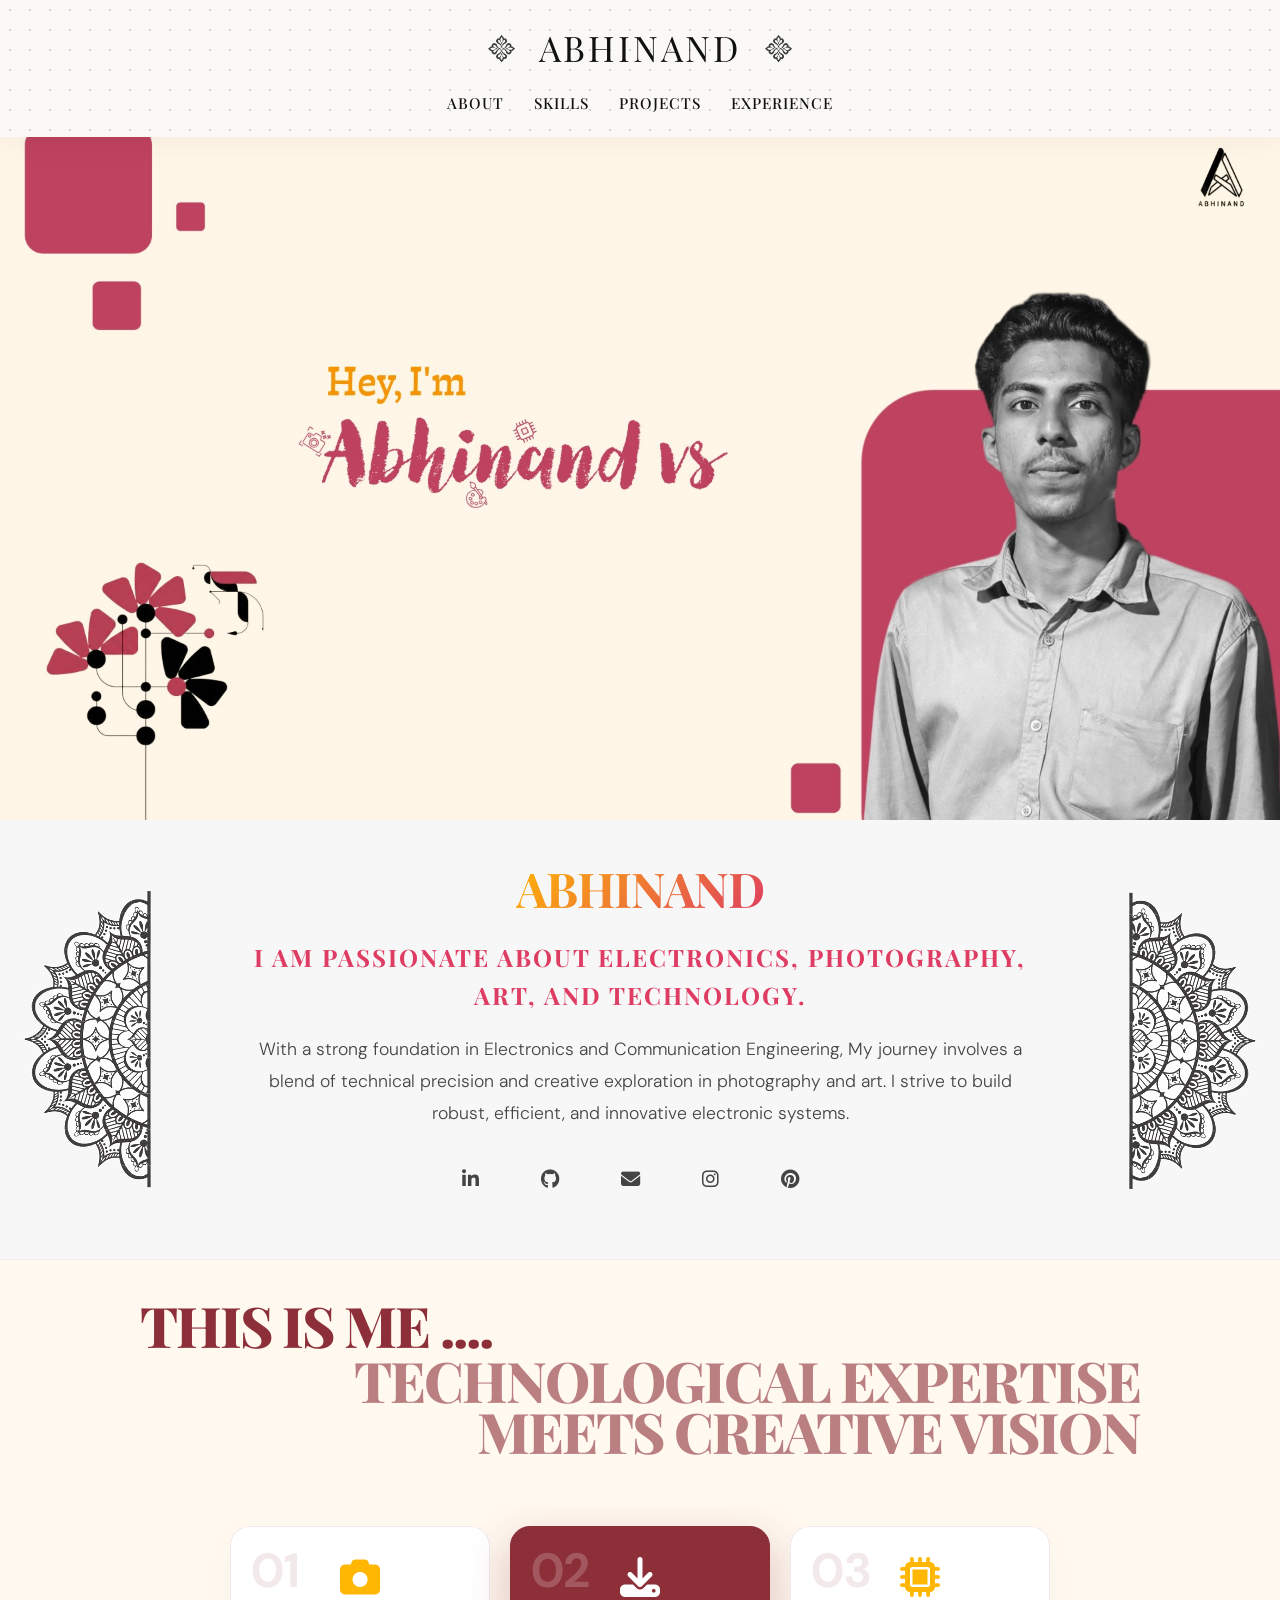
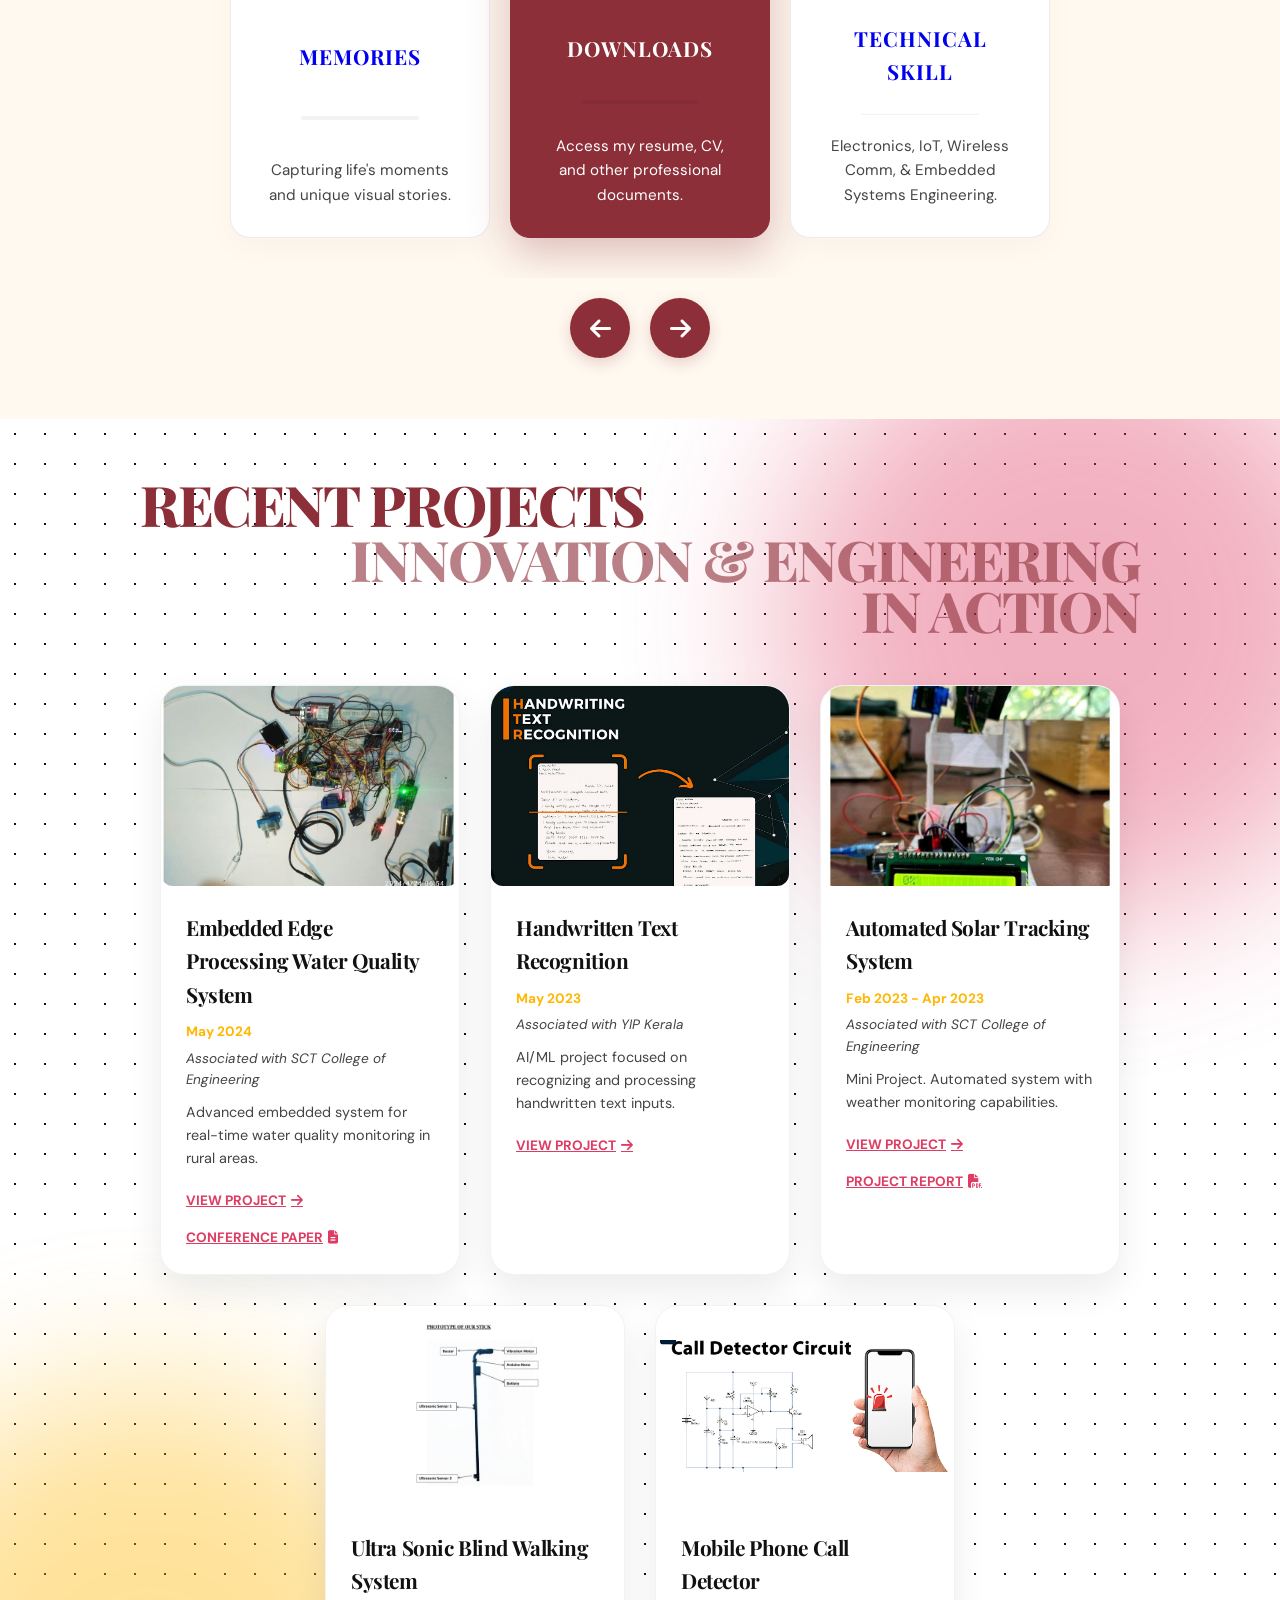
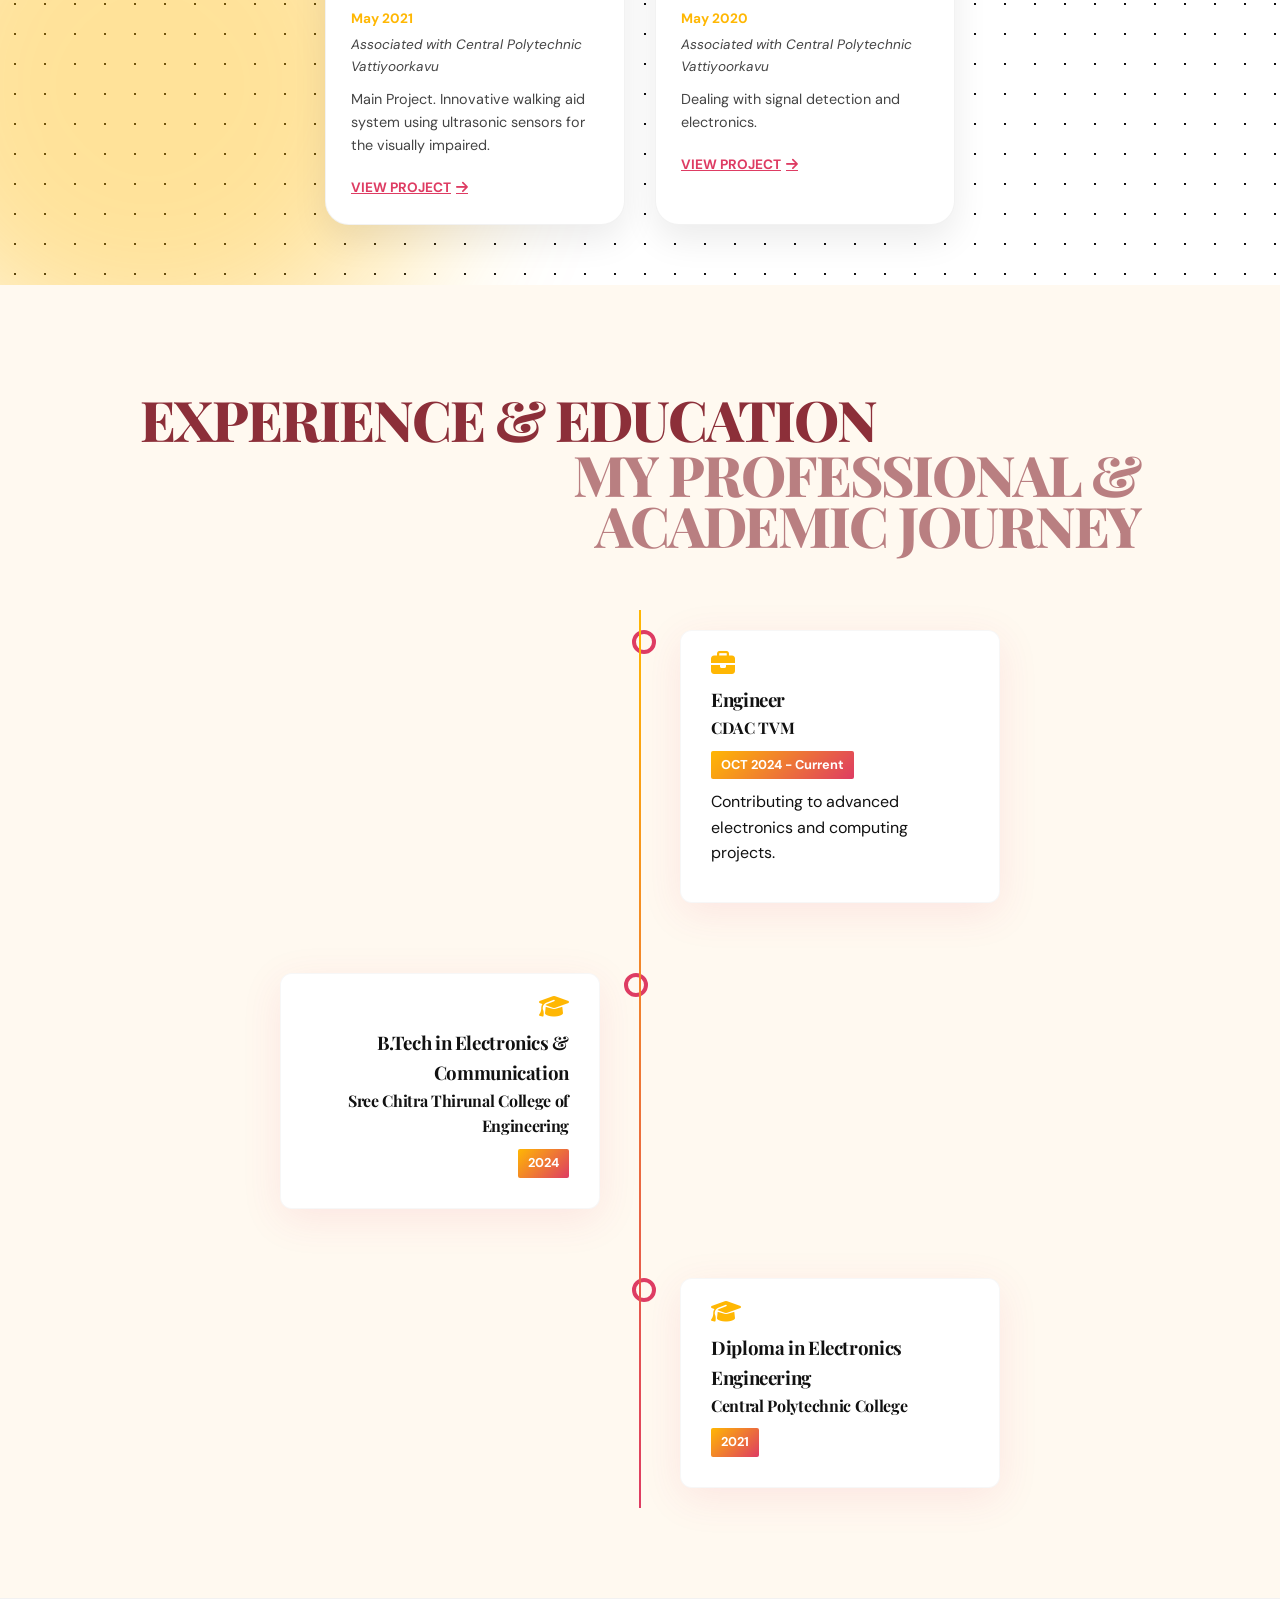
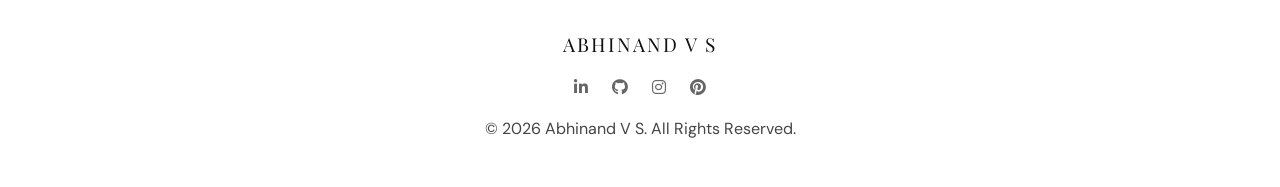
<file: index.html>
<!DOCTYPE html>
<html lang="en">

<head>
    <meta charset="UTF-8">
    <meta name="viewport" content="width=device-width, initial-scale=1.0, maximum-scale=5.0, viewport-fit=cover">
    <title>Abhinand V S | Electronics & communication Engineer</title>
    <meta name="description"
        content="Portfolio of Abhinand V S - Electronics Engineer specializing in embedded system, Photography, and Technology.">

    <!-- Google Fonts -->
    <link rel="preconnect" href="https://fonts.googleapis.com">
    <link rel="preconnect" href="https://fonts.gstatic.com" crossorigin>
    <link
        href="https://fonts.googleapis.com/css2?family=DM+Sans:ital,opsz,wght@0,9..40,100..1000;1,9..40,100..1000&family=Playfair+Display:ital,wght@0,400..900;1,400..900&family=Great+Vibes&family=Kaushan+Script&family=Oswald:wght@200..700&display=swap"
        rel="stylesheet">

    <link rel="stylesheet" href="styles.css?v=29">
    <!-- Font Awesome -->
    <link rel="stylesheet" href="https://cdnjs.cloudflare.com/ajax/libs/font-awesome/6.4.0/css/all.min.css">
</head>

<body>
    <!-- Preloader -->
    <div id="preloader">
        <img src="assets/logo.png" alt="ABHINAND V S Logo" class="loader-logo">
    </div>

    <header class="header">
        <div class="container nav-container">
            <a href="#" class="logo">
                ABHINAND
            </a>
            <nav class="nav">
                <ul class="nav-list">
                    <li><a href="#about" class="nav-link">About</a></li>
                    <li><a href="#skills" class="nav-link">Skills</a></li>
                    <li><a href="#projects" class="nav-link">Projects</a></li>
                    <li><a href="#experience" class="nav-link">Experience</a></li>

                </ul>
                <div class="menu-toggle" id="tools-trigger">
                    <i class="fas fa-bars"></i>
                </div>
            </nav>
        </div>
    </header>

    <main>
        <!-- Hero Section -->
        <!-- Hero Section -->
        <section id="hero" class="hero">
            <!-- Background Decoration (Optional, keep if needed for other effects, else remove or hide) -->
            <div class="container hero-container">
                <!-- Left Column: Text -->
                <div class="hero-text-col reveal-left">

                    <!-- Text removed as requested -->

                    <!-- Decorative elements around text -->
                    <!-- <div class="hero-decorations">
                        <img src="assets/flower_pattern.png" alt="" class="flower-decor flower-1">
                    </div> -->

                    <!-- CTA -->
                    <!-- <p class="description">Electronics and communication Engineer & Photography/Tech/Art</p> -->
                    <!-- Kept description commented out or move it if needed, design shows minimal text -->
                </div>

                <!-- Right Column: Image & Shapes -->
                <div class="hero-image-col reveal-right">
                    <div class="hero-image-wrapper">
                        <!-- The Pink Shape Background -->
                        <div class="shape-bg"></div>

                        <!-- The Profile Image -->
                        <img src="assets/profile.jpg" alt="Abhinand V S" class="hero-profile-img">
                    </div>

                    <!-- Floating Squares Decoration -->
                    <div class="floating-shape shape-1"></div>
                    <div class="floating-shape shape-2"></div>
                    <div class="floating-shape shape-3"></div>
                </div>
            </div>

            <!-- Mobile Hero Image (Visible only on mobile) -->
            <img src="assets/new mobile hero imgUntitled-3.jpg.jpeg" alt="Mobile Hero" class="mobile-hero-img">

            <!-- Scroll Indicator -->
            <div class="scroll-wrapper">
                <span class="scroll-text">Scroll Down</span>
                <div class="scroll-line"></div>
            </div>
        </section>

        <!-- About Section -->
        <section id="about" class="about section-padding reveal">
            <div class="container about-container">
                <!-- Mandala Decorations -->
                <div class="mandala-decoration left"></div>
                <div class="mandala-decoration right"></div>

                <div class="about-text reveal-left">
                    <h2><span class="text-yellow">ABHINAND</span></h2>
                    <h3>I AM PASSIONATE ABOUT ELECTRONICS, PHOTOGRAPHY, ART, AND TECHNOLOGY.</h3>
                    <p>
                        With a strong foundation in Electronics and Communication Engineering,
                        My journey involves a blend of technical precision and creative exploration in photography and
                        art.
                        I strive to build robust, efficient, and innovative electronic systems.
                    </p>
                    <div class="social-links">
                        <a href="https://www.linkedin.com/in/abhinand-v-s-8479b6273?utm_source=share&utm_campaign=share_via&utm_content=profile&utm_medium=android_app"
                            target="_blank"><i class="fab fa-linkedin-in"></i></a>
                        <a href="https://github.com/abhinandvs" target="_blank"><i class="fab fa-github"></i></a>
                        <a href="mailto:abhinandvs2000@gmail.com"><i class="fas fa-envelope"></i></a>
                        <a href="https://www.instagram.com/_abhinand_vs?igsh=MTFwemZ1MnVkaDhibQ==" target="_blank"><i
                                class="fab fa-instagram"></i></a>
                        <a href="https://pin.it/4h4zM3wM4" target="_blank"><i class="fab fa-pinterest"></i></a>
                    </div>
                </div>
                <div class="about-visual reveal-right">
                    <!-- Geometric or artistic visual element -->
                    <i class="fas fa-microchip icon-large"></i>
                </div>
            </div>
        </section>



        <!-- Skills Section -->
        <section id="skills" class="skills section-padding reveal">
            <div class="container">
                <div class="section-header staggered-header" style="margin-bottom: 50px;">
                    <h2 class="line-left">THIS IS ME ....</h2>
                    <h2 class="line-right">TECHNOLOGICAL EXPERTISE<br>MEETS CREATIVE VISION</h2>
                </div>
                <div class="skills-grid" data-lenis-prevent>
                    <!-- 1. Creative Vision (Merged Memories & Art) -->
                    <!-- 1. Creative Vision (Merged Memories & Art) -->
                    <a href="memories.html" class="skill-card-wrapper">
                        <div class="skill-card spotlight-card reveal-zoom">
                            <div class="spotlight-overlay"></div>
                            <div class="card-number">01</div>
                            <i class="fas fa-camera"></i>
                            <h3>MEMORIES</h3>
                            <div class="skill-bar-container">
                                <div class="skill-bar" style="width: 100%;"></div>
                            </div>
                            <p>Capturing life's moments and unique visual stories.</p>
                        </div>
                    </a>

                    <!-- 3. Downloads (New) -->
                    <a href="download.html" class="skill-card-wrapper">
                        <div class="skill-card spotlight-card reveal-zoom" style="transition-delay: 0.2s;">
                            <div class="spotlight-overlay"></div>
                            <div class="card-number">02</div>
                            <i class="fas fa-download"></i>
                            <h3>DOWNLOADS</h3>
                            <div class="skill-bar-container">
                                <div class="skill-bar" style="width: 100%;"></div>
                            </div>
                            <p>Access my resume, CV, and other professional documents.</p>
                        </div>
                    </a>

                    <!-- 4. Technical Skill -->
                    <!-- 4. Technical Skill -->
                    <a href="technical-skills.html" class="skill-card-wrapper">
                        <div class="skill-card spotlight-card reveal-zoom" style="transition-delay: 0.3s;">
                            <div class="spotlight-overlay"></div>
                            <div class="card-number">03</div>
                            <i class="fas fa-microchip"></i>
                            <h3>TECHNICAL SKILL</h3>
                            <div class="skill-bar-container">
                                <div class="skill-bar" style="width: 100%;"></div>
                            </div>
                            <p>Electronics, IoT, Wireless Comm, & Embedded Systems Engineering.</p>
                        </div>
                    </a>
                </div>
                <!-- Carousel Controls -->
                <div class="skills-controls">
                    <button class="carousel-btn prev-btn" aria-label="Previous Skill"><i
                            class="fas fa-arrow-left"></i></button>
                    <button class="carousel-btn next-btn" aria-label="Next Skill"><i
                            class="fas fa-arrow-right"></i></button>
                </div>
            </div>
        </section>

        <!-- Projects Section -->
        <section id="projects" class="projects section-padding reveal">
            <div class="container">
                <div class="section-header staggered-header">
                    <h2 class="line-left">RECENT PROJECTS</h2>
                    <h2 class="line-right">INNOVATION & ENGINEERING<br>IN ACTION</h2>
                </div>
                <div class="projects-grid" data-lenis-prevent>
                    <!-- Project 5: Water Quality System -->
                    <!-- Project 5: Embedded Edge Processing -->
                    <div class="project-card reveal-up">
                        <div class="project-img-wrapper">
                            <!-- Image Swap -->
                            <!-- Static Image -->
                            <img src="assets/water_quality_hardware.jpg" alt="Water Quality Hardware Setup"
                                style="width: 100%; height: 100%; object-fit: cover; border-radius: 12px;">
                        </div>
                        <div class="project-content">
                            <h3>Embedded Edge Processing Water Quality System</h3>
                            <p style="font-size: 0.85rem; margin-bottom: 5px; color: var(--primary-color);"><strong>May
                                    2024</strong></p>
                            <p style="font-size: 0.85rem; margin-bottom: 10px; font-style: italic;">Associated with SCT
                                College of Engineering</p>
                            <p>Advanced embedded system for real-time water quality monitoring in rural areas.</p>

                            <!-- Links -->
                            <div style="display: flex; gap: 15px; flex-wrap: wrap;">
                                <a href="https://www.linkedin.com/posts/abhinand-v-s-8479b6273_im-happy-to-share-this-embedded-edge-processing-activity-7210139227156623360-ZD9C?utm_source=share&utm_medium=member_android&rcm=ACoAAELjxDcBo7-1zJOuTDZoH4ka_Bg9nGfC54w"
                                    class="text-link" target="_blank">View Project <i
                                        class="fas fa-arrow-right"></i></a>
                                <a href="https://drive.google.com/file/d/16m-Tt6e4SaIqqy_hrV3nV_n7e0vEHEaD/view?usp=drivesdk"
                                    class="text-link" target="_blank">Conference Paper <i
                                        class="fas fa-file-alt"></i></a>
                            </div>
                        </div>
                    </div>

                    <!-- Project 4: Handwritten Text Recognition -->
                    <div class="project-card reveal-up" style="transition-delay: 0.1s;">
                        <div class="project-img-wrapper">
                            <img src="assets/handwritten_text_recognition.png" alt="Handwritten Text Recognition"
                                style="width: 100%; height: 100%; object-fit: cover; border-radius: 12px;">
                        </div>
                        <div class="project-content">
                            <h3>Handwritten Text Recognition</h3>
                            <p style="font-size: 0.85rem; margin-bottom: 5px; color: var(--primary-color);"><strong>May
                                    2023</strong></p>
                            <p style="font-size: 0.85rem; margin-bottom: 10px; font-style: italic;">Associated with YIP
                                Kerala</p>
                            <p>AI/ML project focused on recognizing and processing handwritten text inputs.</p>
                            <a href="https://www.linkedin.com/posts/abhinand-v-s-8479b6273_young-invotive-program-kerala-activity-7092558369294561280-wIkW?utm_source=share&utm_medium=member_android&rcm=ACoAAELjxDcBo7-1zJOuTDZoH4ka_Bg9nGfC54w"
                                class="text-link" target="_blank">View Project <i class="fas fa-arrow-right"></i></a>
                        </div>
                    </div>

                    <!-- Project 3: Automated Solar Tracking -->
                    <div class="project-card reveal-up" style="transition-delay: 0.2s;">
                        <div class="project-img-wrapper">
                            <img src="assets/solar_tracker.jpg" alt="Automated Solar Tracking System"
                                style="width: 100%; height: 100%; object-fit: cover; border-radius: 12px;">
                        </div>
                        <div class="project-content">
                            <h3>Automated Solar Tracking System</h3>
                            <p style="font-size: 0.85rem; margin-bottom: 5px; color: var(--primary-color);"><strong>Feb
                                    2023 - Apr 2023</strong></p>
                            <p style="font-size: 0.85rem; margin-bottom: 10px; font-style: italic;">Associated with SCT
                                College of Engineering</p>
                            <p>Mini Project. Automated system with weather monitoring capabilities.</p>
                            <!-- Links -->
                            <div style="display: flex; gap: 15px; flex-wrap: wrap;">
                                <a href="https://www.linkedin.com/posts/abhinand-v-s-8479b6273_miniproject-activity-7105078022646480896-T2zn?utm_source=share&utm_medium=member_android&rcm=ACoAAELjxDcBo7-1zJOuTDZoH4ka_Bg9nGfC54w"
                                    class="text-link" target="_blank">View Project <i
                                        class="fas fa-arrow-right"></i></a>
                                <a href="https://drive.google.com/file/d/1M_nu6NBl82wjya49DZ3zQROCpj9blwap/view?usp=drivesdk"
                                    class="text-link" target="_blank">Project Report <i class="fas fa-file-pdf"></i></a>
                            </div>
                        </div>
                    </div>

                    <!-- Project 2: Ultra Sonic Blind Walking System -->
                    <div class="project-card reveal-up" style="transition-delay: 0.3s;">
                        <div class="project-img-wrapper">
                            <img src="assets/blind_walking_stick.jpg" alt="Ultra Sonic Blind Walking System"
                                style="width: 100%; height: 100%; object-fit: contain; background: #fff; border-radius: 12px;">
                        </div>
                        <div class="project-content">
                            <h3>Ultra Sonic Blind Walking System</h3>
                            <p style="font-size: 0.85rem; margin-bottom: 5px; color: var(--primary-color);"><strong>May
                                    2021</strong></p>
                            <p style="font-size: 0.85rem; margin-bottom: 10px; font-style: italic;">Associated with
                                Central Polytechnic Vattiyoorkavu</p>
                            <p>Main Project. Innovative walking aid system using ultrasonic sensors for the visually
                                impaired.</p>
                            <a href="https://drive.google.com/file/d/1HjLTAP93hLOrNuGGlTsJh14br4y6Me6K/view?usp=drivesdk"
                                class="text-link" target="_blank">View Project <i class="fas fa-arrow-right"></i></a>
                        </div>
                    </div>

                    <!-- Project 1: Mobile Phone Call Detector -->
                    <div class="project-card reveal-up" style="transition-delay: 0.4s;">
                        <div class="project-img-wrapper">
                            <img src="assets/call_detector.png" alt="Mobile Phone Call Detector"
                                style="width: 100%; height: 100%; object-fit: contain; background: #fff; border-radius: 12px;">
                        </div>
                        <div class="project-content">
                            <h3>Mobile Phone Call Detector</h3>
                            <p style="font-size: 0.85rem; margin-bottom: 5px; color: var(--primary-color);"><strong>May
                                    2020</strong></p>
                            <p style="font-size: 0.85rem; margin-bottom: 10px; font-style: italic;">Associated with
                                Central Polytechnic Vattiyoorkavu</p>
                            <p>Dealing with signal detection and electronics.</p>
                            <a href="#" class="text-link">View Project <i class="fas fa-arrow-right"></i></a>
                        </div>
                    </div>
                </div>
            </div>
        </section>


        <!-- Experience & Education Section -->
        <section id="experience" class="experience section-padding reveal">
            <div class="container">
                <div class="section-header staggered-header" style="margin-bottom: 60px;">
                    <h2 class="line-left">EXPERIENCE & EDUCATION</h2>
                    <h2 class="line-right">MY PROFESSIONAL &<br>ACADEMIC JOURNEY</h2>
                </div>
                <div class="timeline">
                    <!-- Item 1: Job (Right) -->
                    <div class="timeline-item right reveal-right delay-1">
                        <div class="content">
                            <i class="fas fa-briefcase"
                                style="color: var(--primary-color); font-size: 1.5rem; margin-bottom: 10px;"></i>
                            <h3>Engineer</h3>
                            <h4>CDAC TVM</h4>
                            <span class="date">OCT 2024 - Current</span>
                            <p>Contributing to advanced electronics and computing projects.</p>
                        </div>
                    </div>

                    <!-- Item 2: B.Tech (Left) -->
                    <div class="timeline-item left reveal-left delay-2">
                        <div class="content">
                            <i class="fas fa-graduation-cap"
                                style="color: var(--primary-color); font-size: 1.5rem; margin-bottom: 10px;"></i>
                            <h3>B.Tech in Electronics & Communication</h3>
                            <h4>Sree Chitra Thirunal College of Engineering</h4>
                            <span class="date">2024</span>
                        </div>
                    </div>

                    <!-- Item 3: Diploma (Right) -->
                    <div class="timeline-item right reveal-right delay-3">
                        <div class="content">
                            <i class="fas fa-graduation-cap"
                                style="color: var(--primary-color); font-size: 1.5rem; margin-bottom: 10px;"></i>
                            <h3>Diploma in Electronics Engineering</h3>
                            <h4>Central Polytechnic College</h4>
                            <span class="date">2021</span>
                        </div>
                    </div>
                </div>
            </div>
        </section>





        <!-- Bottom Spacer / Decoder -->

    </main>

    <footer class="footer" id="contact">
        <div class="container footer-content">
            <div class="footer-logo">ABHINAND V S</div>
            <div class="footer-socials">
                <a href="https://www.linkedin.com/in/abhinand-v-s-8479b6273?utm_source=share&utm_campaign=share_via&utm_content=profile&utm_medium=android_app"
                    target="_blank"><i class="fab fa-linkedin-in"></i></a>
                <a href="https://github.com/abhinandvs" target="_blank"><i class="fab fa-github"></i></a>
                <a href="https://www.instagram.com/_abhinand_vs?igsh=MTFwemZ1MnVkaDhibQ==" target="_blank"><i
                        class="fab fa-instagram"></i></a>
                <a href="https://pin.it/4h4zM3wM4" target="_blank"><i class="fab fa-pinterest"></i></a>
            </div>
            <p>&copy; 2026 Abhinand V S. All Rights Reserved.</p>
        </div>
    </footer>

    <!-- Skill & Content Popup Modal -->
    <div id="skill-modal" class="modal">
        <div class="modal-backdrop-anim">
            <div class="blob blob-1"></div>
            <div class="blob blob-2"></div>
            <div class="blob blob-3"></div>
        </div>
        <div class="modal-content">
            <span class="close-modal close-skill-modal">&times;</span>
            <div id="skill-modal-body">
                <!-- Dynamic Content Loaded Here -->
            </div>
        </div>
    </div>

    <!-- Navigation Menu Modal (Tools Modal) -->
    <div id="tools-modal" class="modal">
        <!-- New Menu Structure -->
        <div class="menu-container">
            <div class="menu-header">
                <button class="menu-back-btn close-tools-modal">
                    <i class="fas fa-chevron-left"></i>
                </button>
                <div class="menu-close-text close-tools-modal">Close <i class="fas fa-times"></i></div>
            </div>

            <ul class="new-nav-links">
                <li class="menu-item-wrapper">
                    <a href="#about" class="menu-link close-tools-modal">
                        ABOUT ME <span class="menu-num">01</span>
                    </a>
                </li>
                <li class="menu-item-wrapper">
                    <a href="#projects" class="menu-link close-tools-modal">
                        MY PROJECTS <span class="menu-num">02</span>
                    </a>
                </li>
                <li class="menu-item-wrapper">
                    <a href="#skills" class="menu-link close-tools-modal">
                        SKILLS <span class="menu-num">03</span>
                    </a>
                </li>
                <li class="menu-item-wrapper">
                    <a href="#contact" class="menu-link close-tools-modal">
                        CONTACT US <span class="menu-num">04</span>
                    </a>
                </li>
            </ul>

            <div class="menu-footer">
                <p class="menu-footer-label">Socials</p>
                <div class="menu-footer-links">
                    <a href="https://www.instagram.com/_abhinand_vs?igsh=MTFwemZ1MnVkaDhibQ=="
                        target="_blank">Instagram</a>
                    <a href="https://www.linkedin.com/in/abhinand-v-s-8479b6273" target="_blank">LinkedIn</a>
                    <a href="https://github.com/abhinandvs" target="_blank">GitHub</a>
                    <a href="https://pin.it/4h4zM3wM4" target="_blank">Pinterest</a>
                </div>
                <button class="menu-floating-btn"><i class="fas fa-sync-alt"></i></button>
            </div>
        </div>
    </div>

    <!-- Scripts -->
    <!-- Lenis Removed for Native Scroll Performance -->

    <script src="script.js"></script>
    <script src="text-effects.js"></script>

    <script src="tools-popup.js"></script>
    <!-- <script src="skill-popup.js"></script> -->

</body>

</html>
</file>
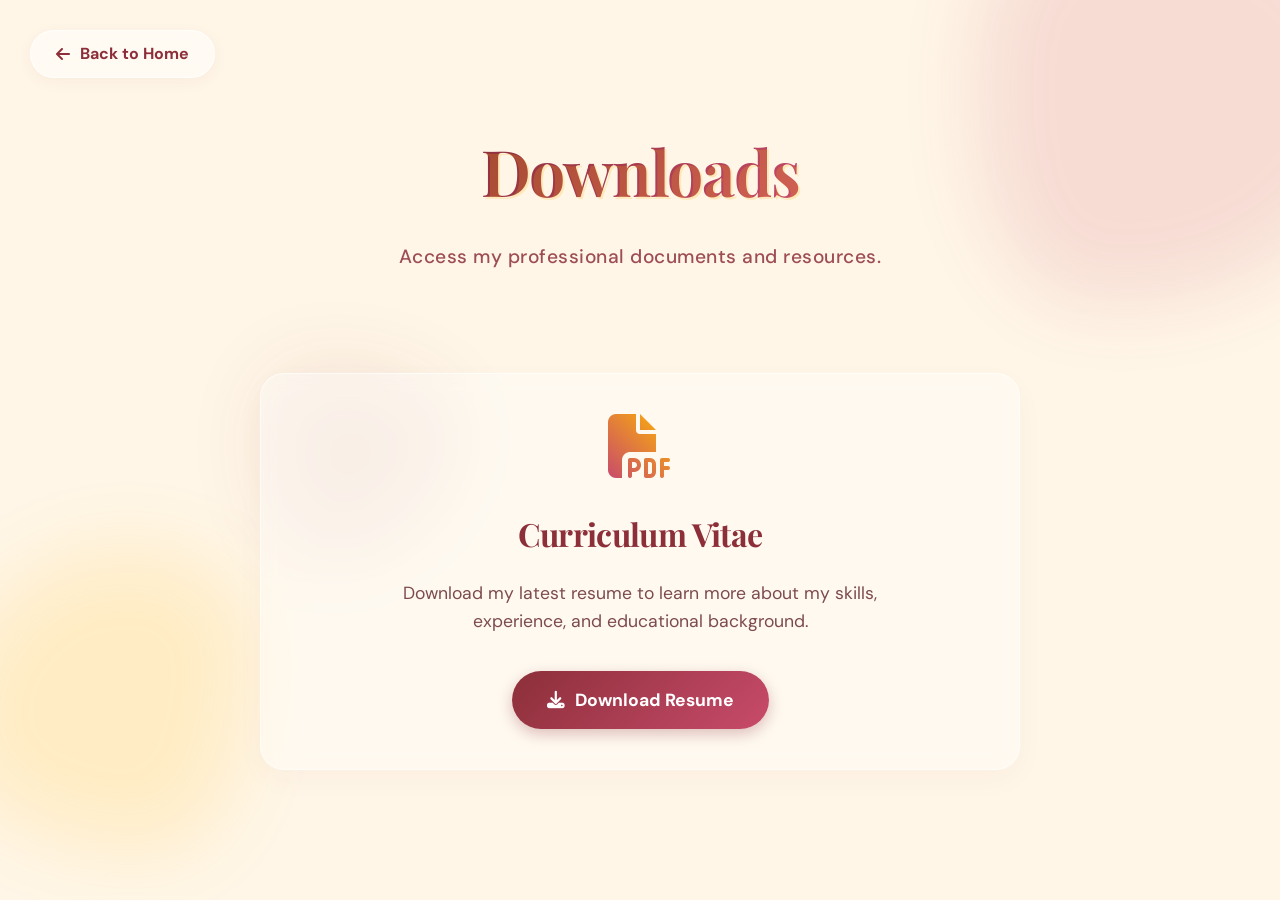
<file: download.html>
<!DOCTYPE html>
<html lang="en">

<head>
    <meta charset="UTF-8">
    <meta name="viewport" content="width=device-width, initial-scale=1.0">
    <title>Downloads | Abhinand V S</title>
    <!-- Fonts -->
    <link rel="preconnect" href="https://fonts.googleapis.com">
    <link rel="preconnect" href="https://fonts.gstatic.com" crossorigin>
    <link href="https://fonts.googleapis.com/css2?family=DM+Sans:wght@400;500;700&family=Playfair+Display:ital,wght@0,400..900;1,400..900&display=swap" rel="stylesheet">
    <!-- Icons -->
    <link rel="stylesheet" href="https://cdnjs.cloudflare.com/ajax/libs/font-awesome/6.4.0/css/all.min.css">
    <!-- Styles -->
    <link rel="stylesheet" href="styles.css">
    <link rel="stylesheet" href="subpages.css">
    <style>
        .download-container {
            max-width: 800px;
            margin: 0 auto;
            padding: 40px 20px 100px;
            position: relative;
            z-index: 2;
        }
        
        .download-card {
            background: rgba(255, 255, 255, 0.4);
            backdrop-filter: blur(10px);
            -webkit-backdrop-filter: blur(10px);
            border: 1px solid rgba(255, 255, 255, 0.6);
            border-radius: 24px;
            padding: 40px;
            text-align: center;
            transition: all 0.4s ease;
            box-shadow: 0 10px 30px rgba(140, 47, 57, 0.03);
            display: flex;
            flex-direction: column;
            align-items: center;
            gap: 20px;
        }

        .download-card:hover {
            transform: translateY(-12px);
            border-color: var(--theme-yellow);
            box-shadow: 0 20px 50px rgba(140, 47, 57, 0.12);
            background: rgba(255, 255, 255, 0.7);
        }

        .download-icon {
            font-size: 4rem;
            background: linear-gradient(45deg, var(--theme-pink), var(--theme-yellow));
            -webkit-background-clip: text;
            -webkit-text-fill-color: transparent;
            margin-bottom: 10px;
        }

        .download-title {
            font-family: 'Playfair Display', serif;
            font-size: 2rem;
            color: var(--theme-cordovan);
            margin: 0;
        }

        .download-desc {
            color: rgba(93, 31, 38, 0.8);
            font-size: 1.1rem;
            max-width: 500px;
            line-height: 1.6;
            margin: 0;
        }

        .download-btn {
            display: inline-flex;
            align-items: center;
            gap: 10px;
            background: linear-gradient(135deg, var(--theme-cordovan), var(--theme-pink));
            color: #fff;
            padding: 15px 35px;
            border-radius: 30px;
            text-decoration: none;
            font-weight: 700;
            font-size: 1.1rem;
            transition: transform 0.3s ease, box-shadow 0.3s ease;
            border: none;
            cursor: pointer;
            box-shadow: 0 5px 15px rgba(140, 47, 57, 0.3);
            margin-top: 15px;
        }

        .download-btn:hover {
            transform: translateY(-3px);
            box-shadow: 0 8px 25px rgba(140, 47, 57, 0.4);
        }
    </style>
</head>

<body>
    <!-- Background Decorations -->
    <div class="bg-decorations">
        <div class="bg-shape shape-1"></div>
        <div class="bg-shape shape-2"></div>
        <div class="bg-shape shape-3"></div>
    </div>
    
    <!-- Navigation Back Button -->
    <nav class="back-nav">
        <a href="index.html" class="back-btn">
            <i class="fas fa-arrow-left"></i> Back to Home
        </a>
    </nav>

    <!-- Page Header -->
    <header class="page-header">
        <h1 class="page-title">Downloads</h1>
        <p class="page-subtitle">Access my professional documents and resources.</p>
    </header>

    <!-- Download Content -->
    <section class="download-container">
        <div class="download-card">
            <i class="fas fa-file-pdf download-icon"></i>
            <h2 class="download-title">Curriculum Vitae</h2>
            <p class="download-desc">Download my latest resume to learn more about my skills, experience, and educational background.</p>
            <a href="#" class="download-btn" download>
                <i class="fas fa-download"></i> Download Resume
            </a>
        </div>
    </section>

</body>

</html>
</file>
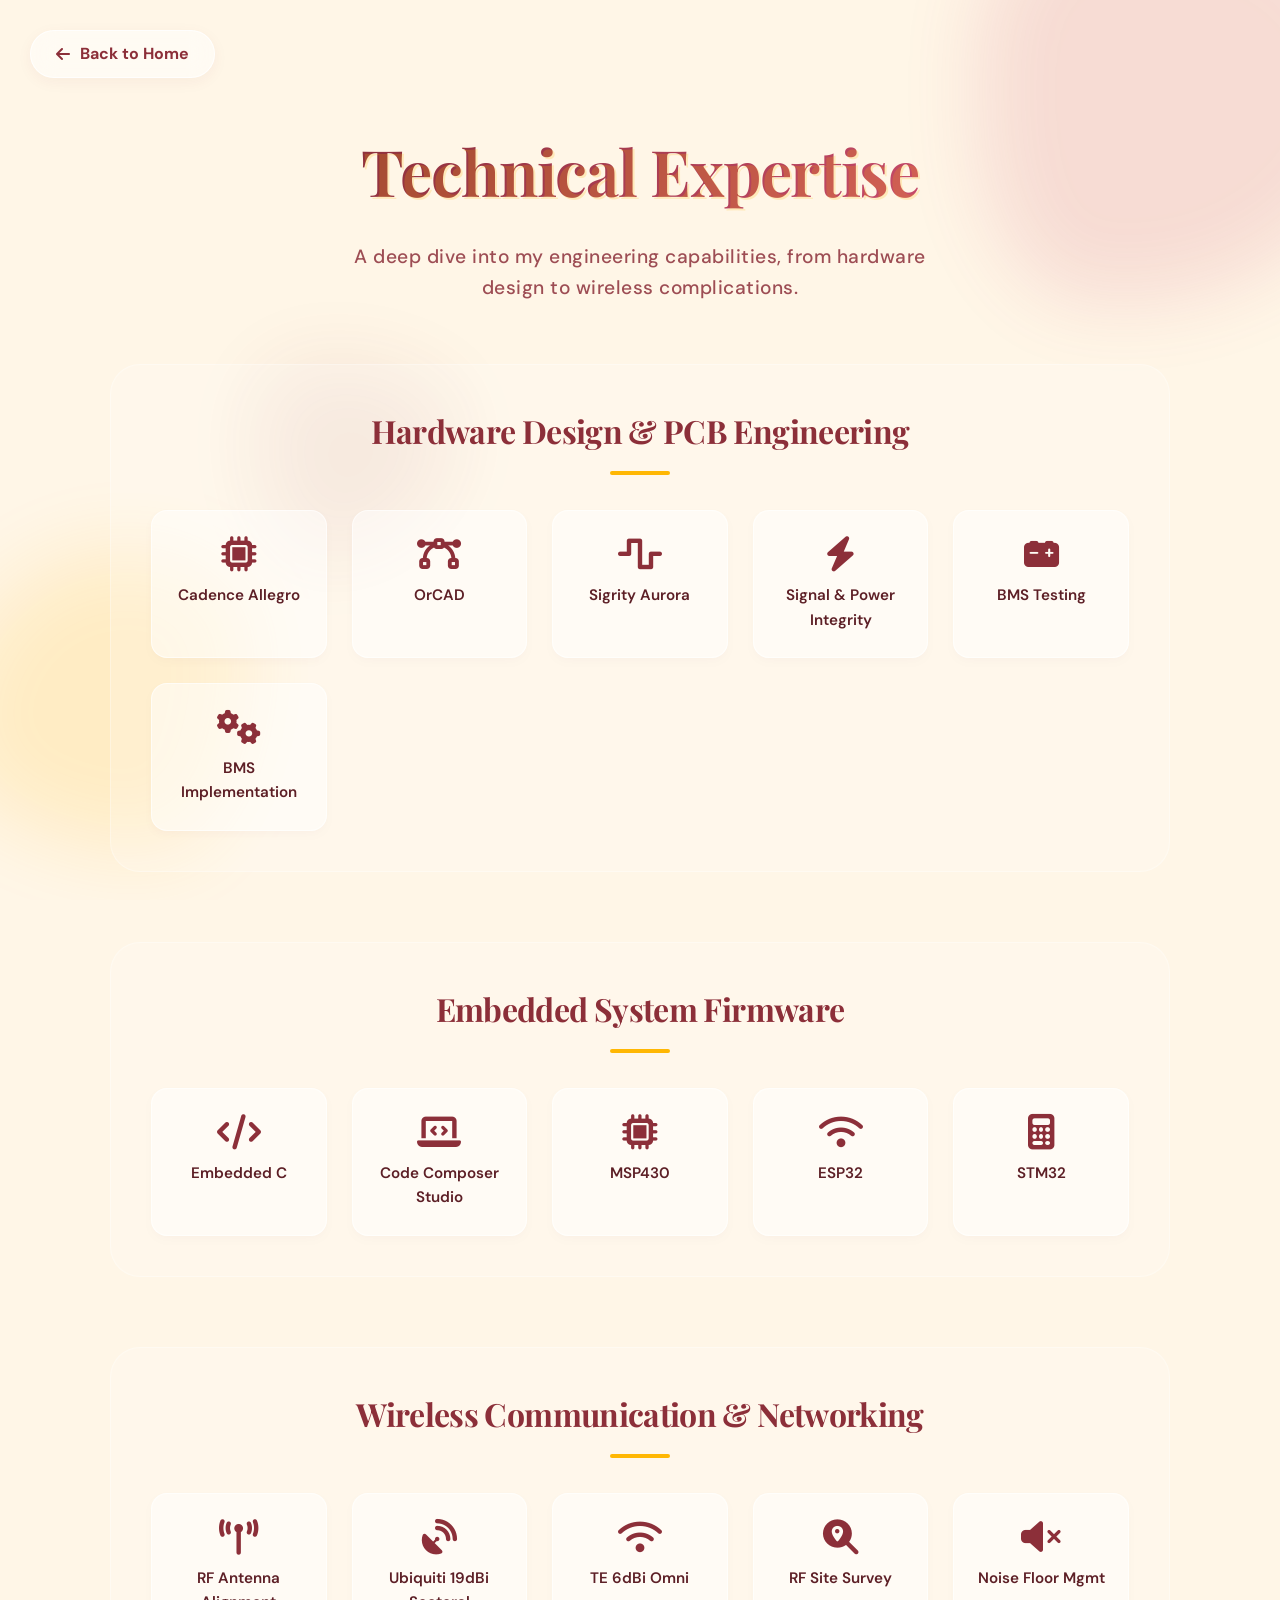
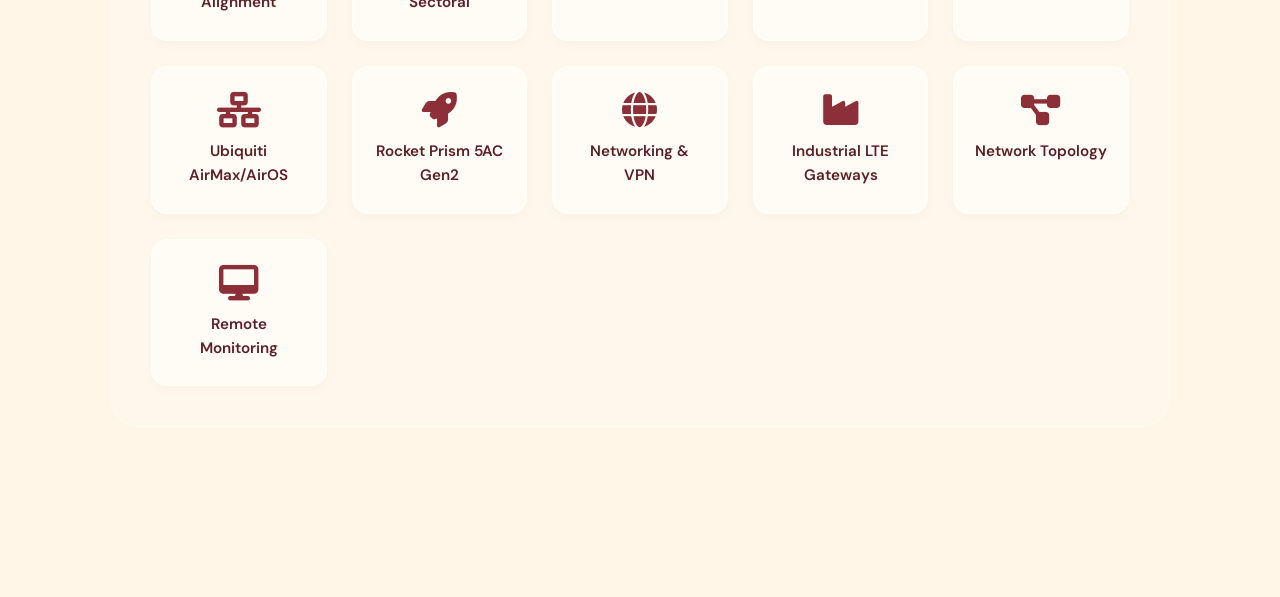
<file: technical-skills.html>
<!DOCTYPE html>
<html lang="en">

<head>
    <meta charset="UTF-8">
    <meta name="viewport" content="width=device-width, initial-scale=1.0">
    <title>Technical Skills | Abhinand V S</title>
    <!-- Fonts -->
    <link rel="preconnect" href="https://fonts.googleapis.com">
    <link rel="preconnect" href="https://fonts.gstatic.com" crossorigin>
    <link
        href="https://fonts.googleapis.com/css2?family=DM+Sans:wght@400;500;700&family=Playfair+Display:ital,wght@0,400..900;1,400..900&display=swap"
        rel="stylesheet">
    <!-- Icons -->
    <link rel="stylesheet" href="https://cdnjs.cloudflare.com/ajax/libs/font-awesome/6.4.0/css/all.min.css">
    <!-- Styles -->
    <link rel="stylesheet" href="styles.css">
    <link rel="stylesheet" href="subpages.css">
</head>

<body>
    <!-- Background Decorations -->
    <div class="bg-decorations">
        <div class="bg-shape shape-1"></div>
        <div class="bg-shape shape-2"></div>
        <div class="bg-shape shape-3"></div>
    </div>
    <!-- Navigation Back Button -->
    <nav class="back-nav">
        <a href="index.html" class="back-btn">
            <i class="fas fa-arrow-left"></i> Back to Home
        </a>
    </nav>

    <!-- Page Header -->
    <header class="page-header">
        <h1 class="page-title">Technical Expertise</h1>
        <p class="page-subtitle">A deep dive into my engineering capabilities, from hardware design to wireless
            complications.</p>
    </header>

    <!-- Skills Content -->
    <section class="skills-wrapper">

        <!-- Category 1: Hardware Design -->
        <div class="skill-category">
            <h2 class="category-title">Hardware Design & PCB Engineering</h2>
            <div class="tech-grid">
                <div class="tech-item">
                    <i class="fas fa-microchip"></i>
                    <span>Cadence Allegro</span>
                </div>
                <div class="tech-item">
                    <i class="fas fa-bezier-curve"></i>
                    <span>OrCAD</span>
                </div>
                <div class="tech-item">
                    <i class="fas fa-wave-square"></i>
                    <span>Sigrity Aurora</span>
                </div>
                <div class="tech-item">
                    <i class="fas fa-bolt"></i>
                    <span>Signal & Power Integrity</span>
                </div>
                <div class="tech-item">
                    <i class="fas fa-car-battery"></i>
                    <span>BMS Testing</span>
                </div>
                <div class="tech-item">
                    <i class="fas fa-cogs"></i>
                    <span>BMS Implementation</span>
                </div>
            </div>
        </div>

        <!-- Category 2: Embedded Firmware -->
        <div class="skill-category">
            <h2 class="category-title">Embedded System Firmware</h2>
            <div class="tech-grid">
                <div class="tech-item">
                    <i class="fas fa-code"></i>
                    <span>Embedded C</span>
                </div>
                <div class="tech-item">
                    <i class="fas fa-laptop-code"></i>
                    <span>Code Composer Studio</span>
                </div>
                <div class="tech-item">
                    <i class="fas fa-microchip"></i>
                    <span>MSP430</span>
                </div>
                <div class="tech-item">
                    <i class="fas fa-wifi"></i>
                    <span>ESP32</span>
                </div>
                <div class="tech-item">
                    <i class="fas fa-calculator"></i>
                    <span>STM32</span>
                </div>
            </div>
        </div>

        <!-- Category 3: Wireless Communication -->
        <div class="skill-category">
            <h2 class="category-title">Wireless Communication & Networking</h2>
            <div class="tech-grid">
                <div class="tech-item">
                    <i class="fas fa-broadcast-tower"></i>
                    <span>RF Antenna Alignment</span>
                </div>
                <div class="tech-item">
                    <i class="fas fa-satellite-dish"></i>
                    <span>Ubiquiti 19dBi Sectoral</span>
                </div>
                <div class="tech-item">
                    <i class="fas fa-wifi"></i>
                    <span>TE 6dBi Omni</span>
                </div>
                <div class="tech-item">
                    <i class="fas fa-search-location"></i>
                    <span>RF Site Survey</span>
                </div>
                <div class="tech-item">
                    <i class="fas fa-volume-mute"></i>
                    <span>Noise Floor Mgmt</span>
                </div>
                <div class="tech-item">
                    <i class="fas fa-network-wired"></i>
                    <span>Ubiquiti AirMax/AirOS</span>
                </div>
                <div class="tech-item">
                    <i class="fas fa-rocket"></i>
                    <span>Rocket Prism 5AC Gen2</span>
                </div>
                <div class="tech-item">
                    <i class="fas fa-globe"></i>
                    <span>Networking & VPN</span>
                </div>
                <div class="tech-item">
                    <i class="fas fa-industry"></i>
                    <span>Industrial LTE Gateways</span>
                </div>
                <div class="tech-item">
                    <i class="fas fa-project-diagram"></i>
                    <span>Network Topology</span>
                </div>
                <div class="tech-item">
                    <i class="fas fa-desktop"></i>
                    <span>Remote Monitoring</span>
                </div>
            </div>
        </div>

    </section>
</body>

</html>
</file>
<file: styles.css>
/* 
   Theme: Minimalistic Yellow & Purple Gradient
   Palette: Yellow (#FFD700) -> Purple (#7B2CBF)
   Background: Deep Dark (#0a0a0c)
*/

:root {
    /* New Palette - Saturated */
    --primary-color: #FFB703;
    /* Vibrant Marigold */
    --primary-purple: #DE3C63;
    /* Deep Vivid Pink */
    --accent-gradient: linear-gradient(135deg, #FFB703 0%, #DE3C63 100%);

    /* Backgrounds - Light Theme */
    --bg-dark: #FFF9F0;
    /* Warm Cream White */
    --bg-card: #FFFFFF;
    /* Pure White */
    --bg-light: #F7F7F7;

    /* Text - Dark on Light - High Contrast */
    --text-main: #111111;
    /* Near Black */
    --text-muted: #444444;
    /* Dark Gray */
    --text-dark: #111111;
    --text-light: #FFFFFF;

    /* Fonts - Luxury Overhaul */
    --font-heading: 'Playfair Display', serif;
    --font-body: 'DM Sans', sans-serif;

    /* UI */
    --transition: all 0.3s ease-out;
    --container-width: 1200px;
    --shadow-soft: 0 10px 40px rgba(222, 60, 99, 0.1);
    /* Pink tinted shadow */

    /* New Brand Identity */
    --theme-lace: #FFF6E7;
    /* Old Lace */
    --theme-cordovan: #8C2F39;
    /* Cordovan */
}

/* Reset & Global */
* {
    margin: 0;
    padding: 0;
    box-sizing: border-box;
}

html {
    scroll-behavior: smooth;
    scroll-padding-top: 80px;
    scroll-snap-type: none !important;
    /* Ensure no snapping */
    overflow-x: hidden;
    width: 100%;
}

body {
    font-family: var(--font-body);
    background-color: var(--bg-dark);
    color: var(--text-main);
    line-height: 1.6;
    overflow-x: hidden;
}

/* ... (rest of reset) ... */

/* Typography */
h1,
h2,
h3,
h4,
h5,
h6,
.logo,
.nav-link,
.loader-logo {
    font-family: var(--font-heading);
    letter-spacing: -0.02em;
    /* Tighten for elegance */
}

.logo {
    font-family: var(--font-heading);
    text-transform: uppercase;
    font-weight: 700;
    letter-spacing: 1px;
}

.text-gradient {
    background: var(--accent-gradient);
    -webkit-background-clip: text;
    -webkit-text-fill-color: transparent;
    background-clip: text;
}

.center-text {
    text-align: center;
}

p {
    margin-bottom: 1rem;
}

/* Buttons */
.btn {
    display: inline-block;
    padding: 12px 30px;
    font-size: 0.9rem;
    font-weight: 600;
    text-transform: uppercase;
    letter-spacing: 1px;
    cursor: pointer;
    border: 2px solid transparent;
    transition: var(--transition);
    border-radius: 4px;
    /* Slight radius */
}

.btn-primary {
    background-color: transparent;
    color: var(--text-dark);
    border-color: var(--text-dark);
}

/* Hero buttons specific style */
.hero .btn-primary {
    background-color: var(--bg-dark);
    /* Black button */
    color: var(--text-light);
    border-color: var(--bg-dark);
}

.hero .btn-primary:hover {
    background-color: transparent;
    color: var(--bg-dark);
    border-color: var(--bg-dark);
    transform: translateY(-2px);
    box-shadow: 0 5px 15px rgba(0, 0, 0, 0.2);
}

.btn-secondary {
    background-color: transparent;
    color: var(--text-dark);
    border-color: var(--text-dark);
}

.btn-secondary:hover {
    background-color: var(--bg-dark);
    color: var(--text-light);
}

/* Header */
.header {
    position: fixed;
    top: 0;
    width: 100%;
    z-index: 1000;

    /* Pattern Background - Minimalistic Off-White */
    background-color: #FAF9F6;
    background-image: radial-gradient(#d1d1d1 1px, transparent 1px);
    background-size: 20px 20px;
    box-shadow: 0 4px 30px rgba(0, 0, 0, 0.05);

    padding: 20px 0;
    transition: var(--transition);
}

.header.scrolled {
    background: rgba(255, 255, 255, 0.85);
    /* Stronger opacity on scroll */
    backdrop-filter: blur(10px);
    -webkit-backdrop-filter: blur(10px);
    padding: 15px 0;
    box-shadow: 0 5px 20px rgba(0, 0, 0, 0.05);
    border-bottom: 1px solid rgba(0, 0, 0, 0.05);
}

.nav-container {
    display: flex;
    flex-direction: column;
    /* Stack Logo and Nav */
    justify-content: center;
    align-items: center;
    /* Center horizontally */
    flex-direction: column;
    gap: 15px;
}

.logo {
    font-family: 'Playfair Display', serif;
    /* Luxury Serif Font */
    font-size: 2.2rem;
    font-weight: 400;
    /* Lighter weight for elegance */
    color: var(--text-main);
    display: flex;
    align-items: center;
    gap: 15px;
    letter-spacing: 3px;
    /* Wider tracking */
    text-transform: uppercase;
    /* All caps */
    text-decoration: none;
    transition: color 0.3s ease;
    /* Smooth color transition */
}

/* Ensure Logo stays stable on interaction */
.logo:hover,
.logo:active,
.logo:focus {
    color: var(--text-main);
    /* Keep text color stable */
    display: flex;
    /* Enforce flex */
    flex-direction: row !important;
    /* Force row layout */
    align-items: center;
    outline: none;
    background: none;
    /* No background change */
}

.logo::before,
.logo::after {
    content: '';
    display: block;
    width: 45px;
    /* Adjust size */
    height: 45px;
    background-image: url('assets/flower_pattern_new.png');
    /* New Pattern */
    background-size: contain;
    background-repeat: no-repeat;
    background-position: center;
}

.logo::after {
    transform: scaleX(1);
    /* No mirror needed for this symmetrical pattern, or adjust if needed */
}

/* Force logo dark on the off-white header */
.hero+.header .logo,
.header:not(.scrolled) .logo {
    color: var(--text-main);
}

.nav-list {
    display: flex;
    list-style: none;
    gap: 30px;
    /* Spacing between links */
}

.nav-link {
    font-size: 0.95rem;
    font-weight: 500;
    font-weight: 500;
    color: var(--text-main);
    position: relative;
    padding: 5px 0;
    text-decoration: none;
    text-transform: uppercase;
    letter-spacing: 1px;
}

.nav-link:hover {
    color: #FFB703;
}

/* Scrolled state adjustments */
.header.scrolled .nav-link {
    color: var(--text-dark);
}

.nav-link::after {
    content: '';
    position: absolute;
    width: 0;
    height: 2px;
    bottom: 0;
    left: 50%;
    /* Center underline expansion */
    transform: translateX(-50%);
    background: var(--accent-gradient);
    transition: var(--transition);
}

/* Active State for ScrollSpy */
.nav-link.active {
    color: #FFB703;
}

.nav-link.active::after {
    width: 100%;
}

.nav-link:hover::after {
    width: 100%;
}

.menu-toggle {
    display: none;
    font-size: 1.5rem;
    color: var(--text-main);
    /* Custom Cursor Styles Removed */
}

/* Hero - Minimalistic */
/* Hero - Minimalistic & Responsive */
/* ------------------------------------------------------------------
   HERO SECTION - REDESIGN (Advanced Split Layout)
   ------------------------------------------------------------------ */
.hero {
    width: 100%;
    height: auto;
    aspect-ratio: 16/9;
    /* Matches image ratio 1920x1080 */
    background: url('assets/new_hero_image.jpg') no-repeat center center/cover;
    position: relative;
    display: flex;
    align-items: center;
    justify-content: center;
    overflow: hidden;
    z-index: 1;
    padding: 0;
    /* Remove padding to fit image perfectly */
    margin-top: 100px;
    /* Push hero down to reveal top of image under fixed header */
}

/* Removed Overlay to show full image quality */
.hero::before {
    display: none;
}

.hero-container {
    display: flex;
    align-items: center;
    justify-content: center;
    /* Center content */
    width: 100%;
    max-width: 1200px;
    margin: 0 auto;
    padding: 0 2rem;
    position: relative;
    z-index: 10;
}

/* --- Left Column: Text --- */
.hero-text-col {
    flex: 1;
    padding-right: 0;
    position: relative;
    z-index: 2;
    display: flex;
    flex-direction: column;
    justify-content: center;
    align-items: center;
    /* Center text */
    text-align: center;
    /* Center alignment */

    /* Removed Glassmorphism/Background effects */
    background: none;
    padding: 0;
    box-shadow: none;
    border: none;
    backdrop-filter: none;
    -webkit-backdrop-filter: none;
}

/* Greeting: Yellow Script */
.greeting {
    font-family: 'Great Vibes', cursive;
    font-size: 3.5rem;
    /* Increased size slightly */
    color: #E9C46A;
    margin-bottom: -10px;
    margin-left: 0;
    transform: rotate(-5deg);
    display: inline-block;
    position: relative;
    /* Cleaned up styles */
    margin-bottom: 20px;
    /* Positive margin */
    transform: none;
    /* Removed rotation */
}

/* Main Name: Brush Font Pink */
.main-title {

    font-family: 'Kaushan Script', cursive;
    font-size: 6rem;
    font-weight: 400;
    color: #C84B6B;
    /* Deep Pink */
    line-height: 1.1;
    /* Increased to prevent self-overlap */
    margin-bottom: 30px;
    /* Clean text, no shadow */
    position: relative;
    z-index: 2;
}

.highlight-surname {
    display: inline-block;
    color: #C84B6B;
    font-size: 6rem;
    font-family: 'Kaushan Script', cursive;
    /* Clean text, no shadow */
}

/* Hero Decorations Container */
.hero-decorations {
    position: absolute;
    width: 100%;
    height: 100%;
    top: 0;
    left: 0;
    pointer-events: none;
    z-index: -1;
}

/* Floating Pink Blobs (Top Left) */
.shape-blob {
    position: absolute;
    background-color: #C84B6B;
    border-radius: 15px;
    opacity: 0.9;
}

.blob-1 {
    width: 100px;
    height: 100px;
    top: -80px;
    left: -50px;
    border-radius: 20px;
}

.blob-2 {
    width: 40px;
    height: 40px;
    top: -20px;
    left: 70px;
    border-radius: 8px;
}

.blob-3 {
    width: 50px;
    height: 50px;
    top: 40px;
    left: -30px;
    border-radius: 12px;
}

/* Flower (Bottom Left of Text) */
.flower-decor {
    position: absolute;
    width: 150px;
    height: auto;
    bottom: -50px;
    left: -50px;
    opacity: 1;
    z-index: 0;
}

/* --- Right Column: Image & Shapes --- */
.hero-image-col {
    display: none;
    /* Hide the split layout image */
}

.hero-image-wrapper {
    position: relative;
    width: 450px;
    height: 550px;
    z-index: 5;
}

/* The Solid Shape Background */
.shape-bg {
    position: absolute;
    top: 0;
    left: 0;
    width: 100%;
    height: 100%;
    background-color: #C84B6B;
    /* Only Top-Left is Rounded Large */
    border-radius: 100px 0 0 0;
    z-index: 1;
    transform: none;
}

/* The Profile Image */
.hero-profile-img {
    position: relative;
    width: 100%;
    height: 100%;
    object-fit: cover;
    object-position: top center;
    border-radius: 100px 0 0 0;
    z-index: 2;
    filter: grayscale(100%) contrast(1.1);
}

.hero-image-wrapper:hover .shape-bg {
    transform: scale(1.02);
}

.hero-image-wrapper:hover .hero-profile-img {
    filter: grayscale(0%);
    transform: translateY(-5px);
}

/* Floating shapes specific to image column side if any */
.floating-shape {
    display: none;
}

@keyframes floatAnimation {

    0%,
    100% {
        transform: translateY(0) rotate(0deg);
    }

    50% {
        transform: translateY(-20px) rotate(5deg);
    }
}

/* Mobile Hero Image - Default Hidden */
/* Mobile Hero Image - Default Hidden */
.mobile-hero-img {
    display: none;
    width: 100%;
    height: auto;
    /* Ensure no extra space at bottom */
    /* Negative margin to pull content up over the image's bottom whitespace */
    margin-bottom: -30vw;
    display: none;
}

/* ------------------------------------------------------------------
   RESPONSIVE DESIGN (MOBILE) 
   ------------------------------------------------------------------ */
@media screen and (max-width: 968px) {
    .hero {
        background: none !important;
        aspect-ratio: auto !important;
        width: 100%;
        height: auto !important;
        min-height: auto !important;
        margin-top: 0;
        margin-bottom: 0;
        background-color: transparent !important;
        padding-top: 20px;
        padding-bottom: 20px;
        display: flex;
        flex-direction: column;
        align-items: center;
        justify-content: center;
    }

    .mobile-hero-img {
        display: block !important;
        width: 100%;
        height: auto;
        margin-top: 0;
        margin-bottom: 0;
        object-fit: contain;
    }

    .hero-container {
        display: none;
        /* Keep hidden as per current design, can be enabled if text is needed */
    }

    .hero-text-col {
        padding: 30px;
        /* Reduced padding for mobile */
        margin-right: 0;
        margin-top: 0;
        /* Removed margin as image is hidden */
        align-items: center;
        /* Center align text on mobile */
    }

    .greeting {
        font-size: 2.5rem;
        margin-left: 0;
    }

    .main-title {
        font-size: 4rem;
    }

    .highlight-surname {
        font-size: 3rem;
    }

    .hero-image-wrapper {
        width: 280px;
        /* Smaller on mobile */
        height: 350px;
    }

    .shape-1 {
        right: -10px;
        width: 60px;
        height: 60px;
    }

    .shape-2 {
        left: -10px;
    }
}

/* Unused styles cleanup */
.image-wrapper,
.placeholder-img,
.decorative-box,
.scroll-down {
    display: none;
}

/* Remove Symates specific classes if any remain */
.hero-overlay,
.scroll-wrapper {
    display: none !important;
    /* Force hide on mobile to remove space */
}

/* About Section */
.about {
    background-color: var(--bg-light);
    color: var(--text-main);
    position: relative;
    z-index: 20;
    /* Vertically Center Content */
    min-height: auto;
    /* Removed 80vh to avoid large spacing */
    display: flex;
    align-items: center;
    justify-content: center;
    padding-top: 20px;
    /* Reduced from 50px to optimize space */
    padding-bottom: 20px;
}

/* ... existing code ... */

/* Projects Section - Liquid Glass Redesign */
.projects {
    position: relative;
    overflow: hidden;
    background-color: var(--theme-lace);
    /* Base color */
    z-index: 1;
}

.projects::before,
.projects::after {
    content: '';
    position: absolute;
    width: 600px;
    height: 600px;
    border-radius: 50%;
    filter: blur(80px);
    z-index: -1;
    opacity: 0.4;
    pointer-events: none;
}

.projects::before {
    top: -100px;
    right: -100px;
    background: var(--primary-purple);
}

.projects::after {
    bottom: -100px;
    left: -150px;
    background: var(--primary-color);
}

.projects .container {
    position: relative;
    z-index: 2;
}

/* Skills Section */
/* Skills Section - Redesign */
.skills {
    background-color: var(--theme-lace);
    /* Old Lace Background */
    background-image: none;
    /* Remove gradient */

    border-top: 1px solid rgba(0, 0, 0, 0.05);
    padding-top: 60px;
    padding-bottom: 80px;

    /* Curved Edges "Island" Look */
    border-radius: 50px;
    margin: -40px 20px 20px 20px;
    overflow: hidden;
    position: relative;
    z-index: 10;
}

/* Ensure container has padding to prevent edge touching */
.skills .container {
    padding-left: 20px;
    padding-right: 20px;
}

.section-header {
    text-align: center;
    width: 100%;
    margin-bottom: 40px;
    /* Reduced from 60px */
    /* Ensure spacing */
    position: relative;
    z-index: 2;
}

.about-container {
    display: flex;
    flex-direction: column;
    /* Stack vertically */
    align-items: center;
    /* Center horizontally */
    text-align: center;
    /* Center text */
    gap: 40px;
}

.about-text {
    width: 100%;
    max-width: 800px;
    /* Limit width for readability */
    padding-right: 0;
    /* Remove old padding */
}

.about-text h2 {
    font-size: 3rem;
    margin-bottom: 20px;
    line-height: 1.2;
}

.about-text .text-yellow {
    background: var(--accent-gradient);
    -webkit-background-clip: text;
    -webkit-text-fill-color: transparent;
    background-clip: text;
}

.about-text h3 {
    font-size: 1.5rem;
    color: var(--primary-purple);
    margin-bottom: 20px;
    font-weight: 700;
    letter-spacing: 2px;
    text-transform: uppercase;
}

.about-text p {
    color: var(--text-muted);
    margin-bottom: 30px;
    font-weight: 300;
    font-size: 1.1rem;
    line-height: 1.8;
}

.social-links {
    display: flex;
    gap: 20px;
    margin-bottom: 20px;
    justify-content: center;
    /* Ensure centered */
}

.social-links a {
    color: var(--text-muted);
    font-size: 1.2rem;
    margin-right: 20px;
    width: 40px;
    height: 40px;
    border: 1px solid rgba(255, 255, 255, 0.1);
    border-radius: 50%;
    display: inline-flex;
    justify-content: center;
    align-items: center;
    transition: var(--transition);
    text-decoration: none;
    /* Ensure no underlines */
}

.social-links a:hover {
    border-color: var(--primary-purple);
    background: var(--primary-purple);
    color: #fff;
    transform: translateY(-3px);
    box-shadow: 0 5px 15px rgba(222, 60, 99, 0.3);
    display: inline-flex;
    /* Reinforce flex on hover */
    justify-content: center;
    align-items: center;
}

.social-links a:hover i {
    color: #ffffff !important;
    -webkit-text-fill-color: #ffffff !important;
    /* Override any gradient text fill */
}

.about-visual {
    /* flex: 1; */
    /* display: flex; */
    /* justify-content: center; */
    /* align-items: center; */
    display: none;
    /* Hide globally to remove whitespace gap */
}

.icon-large {
    font-size: 15rem;
    color: rgba(255, 255, 255, 0.05);
    /* Subtle background icon */
}

/* Mandala Decorations */
.mandala-decoration {
    position: absolute;
    width: 200px;
    /* Adjusted width for vertical half */
    height: 400px;
    background-repeat: no-repeat;
    background-size: contain;
    z-index: -1;
    opacity: 0.8;
    /* Increased from 0.15 */
    pointer-events: none;
    top: 50%;
    transform: translateY(-50%);
    filter: contrast(1.5);
    /* Added contrast */
}

.mandala-decoration.left {
    left: 0;
    background-image: url('assets/mandala_left.png');
    background-position: left center;
}

.mandala-decoration.right {
    right: 0;
    background-image: url('assets/mandala_right.png');
    background-position: right center;
}

/* Skills Section */
/* Skills Section */
/* Skills Section */


.section-header h2 {
    font-size: 3.5rem;
    margin-bottom: 15px;
    font-weight: 800;
    /* Extra Bold */
    text-transform: uppercase;
    /* Reference Style */
    line-height: 0.9;
    /* Tight leading */
    letter-spacing: -2px;
    color: var(--theme-cordovan);
    /* Match theme */

    /* Remove old gradient/glow if it conflicts with clean style */
    background: none;
    -webkit-text-fill-color: initial;
    filter: none;
}

/* Optional Decoration */
.section-header h2::after {
    display: none;
}

.section-header p {
    font-size: 1.1rem;
    color: var(--primary-purple);
    /* Theme Purple */
    font-weight: 500;
    letter-spacing: 2px;
    text-transform: uppercase;
    opacity: 0.9;
}

/* Staggered Header Layout */
.staggered-header {
    display: flex;
    flex-direction: column;
    width: 100%;
    max-width: 1000px;
    /* Constrain width for better reading */
    margin: 0 auto 50px auto;
}

.staggered-header h2 {
    font-size: 3.5rem;
    /* Base size */
    margin: 0;
    line-height: 0.9;
    width: fit-content;
}

.staggered-header .line-left {
    align-self: flex-start;
    text-align: left;
    margin-bottom: 5px;
    color: var(--theme-cordovan);
    /* Dark/Bold */
    opacity: 1;
}

.staggered-header .line-right {
    align-self: flex-end;
    text-align: right;
    color: var(--theme-cordovan);
    opacity: 0.6;
    /* Muted/Light */
}

/* Mobile Adjustments for Header */
@media screen and (max-width: 768px) {
    .staggered-header {
        margin-bottom: 30px;
        padding: 0 10px;
        /* Prevent touching edges */
    }

    .staggered-header h2 {
        font-size: 1.8rem;
        /* Significantly smaller for better flow */
        line-height: 1.1;
    }

    .staggered-header .line-right {
        max-width: 90%;
        /* Prevent extreme edge hugging */
    }
}

/* Skills Grid - Modern Layout */
.skills-grid {
    display: grid;
    grid-template-columns: repeat(auto-fit, minmax(240px, 1fr));
    gap: 40px;
    /* Increased gap for breathing room */
    margin-top: 40px;
    width: 100%;
    max-width: 1100px;
    /* Constrain width for better proportions */
    margin-left: auto;
    margin-right: auto;
}

/* Spotlight Card System */
.spotlight-card {
    background: rgba(255, 255, 255, 0.85);
    backdrop-filter: blur(20px);
    -webkit-backdrop-filter: blur(20px);
    border-radius: 30px;
    border: 1px solid rgba(255, 255, 255, 0.6);
    padding: 50px 30px;
    height: 100%;

    position: relative;
    overflow: hidden;
    display: flex;
    flex-direction: column;
    align-items: center;
    text-align: center;

    transition: transform 0.4s cubic-bezier(0.175, 0.885, 0.32, 1.275), box-shadow 0.4s ease;
    /* Mouse tracking vars - set by JS */
    --mouse-x: 50%;
    --mouse-y: 50%;
}

.spotlight-card::before {
    /* Border Glow Effect */
    content: "";
    position: absolute;
    top: 0;
    left: 0;
    right: 0;
    bottom: 0;
    border-radius: 30px;
    padding: 2px;
    /* Border width */
    background: radial-gradient(800px circle at var(--mouse-x) var(--mouse-y),
            rgba(255, 183, 3, 0.6),
            transparent 40%);
    -webkit-mask:
        linear-gradient(#fff 0 0) content-box,
        linear-gradient(#fff 0 0);
    mask:
        linear-gradient(#fff 0 0) content-box,
        linear-gradient(#fff 0 0);
    -webkit-mask-composite: xor;
    mask-composite: exclude;
    opacity: 0;
    /* Hidden by default */
    transition: opacity 0.4s ease;
    pointer-events: none;
    z-index: 2;
}

.spotlight-overlay {
    /* Inner Spotlight Glow */
    position: absolute;
    inset: 0;
    background: radial-gradient(600px circle at var(--mouse-x) var(--mouse-y),
            rgba(255, 183, 3, 0.06),
            transparent 40%);
    opacity: 0;
    transition: opacity 0.4s ease;
    z-index: 1;
    pointer-events: none;
}

/* Hover States */
.spotlight-card:hover {
    transform: translateY(-10px) scale(1.02);
    box-shadow: 0 20px 40px rgba(0, 0, 0, 0.1);
    border-color: rgba(255, 255, 255, 0.9);
}

.spotlight-card:hover::before,
.spotlight-card:hover .spotlight-overlay {
    opacity: 1;
}

/* Icon & Content Styles */
.spotlight-card i {
    font-size: 2.5rem;
    color: var(--primary-color);
    margin-bottom: 25px;
    z-index: 3;
    position: relative;
    transition: transform 0.4s ease;
}

.spotlight-card:hover i {
    transform: scale(1.2) rotate(5deg);
    color: var(--primary-purple);
}

.spotlight-card h3 {
    font-family: var(--font-heading);
    font-size: 1.3rem;
    font-weight: 700;
    margin-bottom: 15px;
    z-index: 3;
    position: relative;
    letter-spacing: 1px;
}

.spotlight-card p {
    font-size: 0.95rem;
    color: var(--text-muted);
    line-height: 1.6;
    margin-bottom: 0;
    z-index: 3;
    position: relative;
}

.skill-bar-container {
    width: 60%;
    height: 4px;
    background: rgba(0, 0, 0, 0.05);
    margin: 10px 0 20px 0;
    border-radius: 2px;
    z-index: 3;
    position: relative;
}

.skill-bar {
    background: var(--primary-color);
    border-radius: 2px;
}

/* Projects Section */
/* Projects Section */
.projects {
    background-color: #FFFFFF;
    /* Pure White Background */
    background-image: radial-gradient(#111111 1.5px, transparent 1.5px);
    /* slightly darker dots */
    background-size: 30px 30px;
    background-position: 0 0;
    margin-bottom: 50px;
    padding-bottom: 150px;
    position: relative;
    z-index: 5;
}

.projects-grid {
    display: flex;
    /* Changed from grid to flex for better centering */
    flex-wrap: wrap;
    justify-content: center;
    /* Align to center of page */
    gap: 30px;
    margin-top: 50px;
}

.project-card {
    width: 300px;
    /* Increased width */
    background: #FFFFFF;
    /* Ensure solid white to block dots */
    overflow: hidden;
    box-shadow: 0 15px 35px rgba(0, 0, 0, 0.08);
    /* Clean "Pop" Shadow */
    transition: all 0.4s cubic-bezier(0.175, 0.885, 0.32, 1.275);
    border: 1px solid rgba(0, 0, 0, 0.05);
    border-radius: 24px;
    /* Smooth corners */
    position: relative;
    z-index: 2;
}

.project-card:hover {
    transform: translateY(-5px);
    border-color: var(--primary-color);
}

.project-img-wrapper {
    height: 200px;
    overflow: hidden;
    position: relative;
}

.project-placeholder-img {
    width: 100%;
    height: 100%;
    transition: var(--transition);
    opacity: 0.8;
}

.project-card:hover .project-placeholder-img {
    transform: scale(1.05);
    opacity: 1;
}

.project-content {
    padding: 25px;
}

.project-content h3 {
    margin-bottom: 10px;
    font-size: 1.3rem;
    color: var(--text-main);
}

.project-content p {
    font-size: 0.9rem;
    color: var(--text-muted);
    margin-bottom: 20px;
}

.text-link {
    font-size: 0.85rem;
    font-weight: 700;
    text-transform: uppercase;
    color: var(--primary-purple);
    /* Blush text */
    display: flex;
    align-items: center;
    gap: 5px;
}

.text-link:hover {
    gap: 10px;
    color: var(--primary-purple);
}

/* Experience Section */
/* Experience Section */
.experience {
    background-color: var(--bg-dark);
    color: var(--text-main);
}

.timeline {
    position: relative;
    max-width: 800px;
    margin: 50px auto 0;
}

.timeline::after {
    content: '';
    position: absolute;
    width: 2px;
    background: var(--accent-gradient);
    top: 0;
    bottom: 0;
    left: 50%;
    margin-left: -1px;
}

.timeline-item {
    padding: 20px 40px;
    /* Increased vertical padding */
    position: relative;
    background-color: transparent;
    width: 50%;
    margin-bottom: 30px;
    /* Spacing between items */
}

.timeline-item.left {
    left: 0;
    text-align: right;
}

.timeline-item.right {
    left: 50%;
}

.timeline-item::after {
    content: '';
    position: absolute;
    width: 16px;
    height: 16px;
    right: -8px;
    background-color: var(--bg-dark);
    border: 4px solid var(--primary-purple);
    top: 20px;
    border-radius: 50%;
    z-index: 1;
}

.timeline-item.right::after {
    left: -8px;
}

.timeline-item .content {
    padding: 20px 30px;
    background-color: var(--bg-card);
    border: 1px solid rgba(0, 0, 0, 0.03);
    border-radius: 12px;
    box-shadow: var(--shadow-soft);
}

.timeline-item .date {
    display: inline-block;
    background: var(--accent-gradient);
    color: #fff;
    padding: 4px 10px;
    font-size: 0.8rem;
    font-weight: 700;
    margin: 10px 0;
    border-radius: 2px;
}

/* Education */
/* Education */
.education-grid {
    display: flex;
    justify-content: center;
    /* Center items */
    gap: 50px;
    margin-top: 40px;
    flex-wrap: wrap;
    color: var(--text-main);
}

.edu-item {
    text-align: center;
}

.edu-item h4 {
    margin-bottom: 5px;
    color: var(--text-main);
}

.edu-item p {
    color: var(--text-muted);
}

.edu-item i {
    font-size: 2rem;
    background: var(--accent-gradient);
    -webkit-background-clip: text;
    background-clip: text;
    -webkit-text-fill-color: transparent;
    margin-bottom: 15px;
}

/* Contact */
.contact {
    background-color: var(--bg-dark);
    color: var(--text-main);
    border-top: 1px solid rgba(255, 255, 255, 0.05);
}

.contact-wrapper {
    display: flex;
    gap: 50px;
    margin-top: 40px;
}

.contact-info {
    flex: 1;
    color: var(--text-muted);
}

.contact-methods {
    margin-top: 30px;
}

.method {
    display: flex;
    align-items: center;
    gap: 15px;
    margin-bottom: 20px;
}

.method i {
    width: 40px;
    height: 40px;
    background: rgba(255, 255, 255, 0.05);
    display: flex;
    align-items: center;
    justify-content: center;
    border-radius: 50%;
    color: var(--primary-color);
    border: 1px solid rgba(255, 255, 255, 0.1);
}

.contact-form-wrapper {
    flex: 1;
}

.contact-form input,
.contact-form textarea {
    width: 100%;
    padding: 15px;
    margin-bottom: 20px;
    background: rgba(255, 255, 255, 0.03);
    border: 1px solid rgba(255, 255, 255, 0.1);
    color: var(--text-main);
    font-family: var(--font-body);
    border-radius: 8px;
}

.contact-form input:focus,
.contact-form textarea:focus {
    outline: none;
    border-color: var(--primary-purple);
    background: rgba(255, 255, 255, 0.05);
}

.submit-btn {
    background: var(--accent-gradient);
    color: #fff;
    border: none;
    width: 100%;
    border-radius: 8px;
    font-weight: 700;
    cursor: pointer;
}

.submit-btn:hover {
    background: #fff;
    color: var(--bg-dark);
}

/* Footer */
.footer {
    background-color: #fff;
    color: var(--text-muted);
    padding: 30px 0;
    text-align: center;
    border-top: 1px solid rgba(0, 0, 0, 0.05);
}

.footer-logo {
    color: var(--text-main);
    font-family: var(--font-heading);
    font-size: 1.2rem;
    margin-bottom: 15px;
    letter-spacing: 2px;
}

.footer-socials {
    margin-bottom: 15px;
}

.footer-socials a {
    color: #666;
    margin: 0 10px;
    transition: var(--transition);
}

.footer-socials a:hover {
    color: var(--primary-color);
}

/* Media Queries */
/* Media Queries */
@media (max-width: 900px) {
    .container {
        padding: 0 25px;
    }

    .hero .title {
        font-size: 3.5rem;
    }

    .hero-container,
    .about-container,
    .contact-wrapper {
        flex-direction: column;
        text-align: center;
    }

    .hero-image {
        margin-top: 50px;
        justify-content: center;
        width: 100%;
        display: none;
        /* Hide if needed or adjust */
    }

    .about-text,
    .about-visual,
    .contact-info,
    .contact-form-wrapper {
        width: 100%;
    }

    .contact-methods {
        justify-content: center;
        /* Center items */
    }

    .method {
        justify-content: center;
    }

    .about-visual {
        display: none;
        /* Hide decorative icon on mobile to prevent spacing issues */
    }

    .mandala-decoration {
        display: block;
        opacity: 0.8;
        width: 60px;
        /* Adjusted width */
        height: 220px;
        /* Increased height to encompass the text block */
        z-index: 0;
        top: 60%;
        /* Adjusted top to center around the paragraph mostly */
        transform: translateY(-50%);
    }

    .about-text {
        position: relative;
        z-index: 2;
        padding: 0 35px;
        /* Padding to prevent text touching mandalas */
    }

    .about-text h2 {
        font-size: 2.5rem;
        margin-bottom: 25px;
        letter-spacing: 2px;
    }

    .about-text h3 {
        font-size: 1.2rem;
        line-height: 1.6;
        color: var(--primary-purple);
        font-weight: 700;
        text-transform: uppercase;
        margin-bottom: 25px;
        letter-spacing: 1px;
    }

    .about-text p {
        font-size: 0.85rem;
        /* Reduced size as requested */
        line-height: 1.8;
        margin-bottom: 20px;
        color: var(--text-muted);
    }

    .timeline::after {
        left: 31px;
    }

    .timeline-item {
        width: 100%;
        padding-left: 70px;
        padding-right: 25px;
    }

    .timeline-item::after {
        left: 21px;
    }

    .timeline-item.left {
        text-align: left;
    }

    .timeline-item.right {
        left: 0;
    }
}

@media (max-width: 768px) {

    /* Global Mobile Scroll Fixes */
    html,
    body {
        scroll-behavior: auto !important;
        /* Disable CSS smooth scroll to prevent fighting */
        scroll-snap-type: none !important;
        /* Force disable snapping */
        height: auto !important;
        overflow-x: hidden;
        /* Prevent horizontal scroll */
        background-attachment: scroll !important;
    }

    /* Prevent horizontal drag interfering with vertical scroll */
    * {
        touch-action: pan-y;
    }

    /* Hero Section Fixes */
    .hero {
        margin: 0;
        /* Remove margin for full width feel on mobile */
        border-radius: 0;
        /* Remove border radius */
        height: auto !important;
        /* Full height */
        clip-path: none;
        -webkit-clip-path: none;
        background-attachment: scroll !important;
        /* Fix mobile scroll jank */
        padding-top: 100px;
        /* Increased to clearing fixed header */
        /* Offset for fixed header */
        align-items: center;
        /* Push content to bottom */
        padding-bottom: 20px;
        /* Lift text up closer to video (approx 20%) */
    }

    .hero-container {
        padding-bottom: 0;
        /* Remove extra padding */
    }

    .hero .title {
        font-size: 2rem;
        /* Reduced from 2.8rem */
        line-height: 1.1;
        margin-bottom: 10px;
        /* Reduced margin */
    }

    .hero .subtitle {
        font-size: 0.8rem;
        letter-spacing: 2px;
    }

    .hero .description {
        font-size: 0.9rem;
        /* Reduced from 1rem */
        margin-bottom: 20px;
        /* Reduced margin */
        padding: 0 10px;
    }

    .logo {
        font-size: 1.5rem;
        /* Smaller logo */
    }

    .logo::before,
    .logo::after {
        width: 30px;
        height: 30px;
    }

    /* Navigation - Floating Card Style */
    .nav-container {
        position: relative;
        flex-direction: row;
        justify-content: flex-end;
        /* Align toggle to the right */
        align-items: center;
        width: 100%;
        padding: 10px 20px;
    }

    .logo {
        margin: 0 auto;
        /* Force center */
        justify-self: center;
        /* Ensure logo visual centering ignores the absolute menu icon */
        position: absolute;
        left: 50%;
        transform: translateX(-50%);
    }

    .nav-list {
        display: none;
        /* Hide standard nav list on mobile in favor of #tools-modal */
    }

    .nav-list.active {
        opacity: 1;
        visibility: visible;
        transform: scale(1) translateY(0);
    }

    .nav-link {
        font-size: 1.5rem;
        /* Larger links for touch */
    }

    .menu-toggle {
        display: block;
        z-index: 1000;
        cursor: pointer;
        font-size: 1.5rem;
        position: relative;
        /* Let flexbox handle positioning */
        top: auto;
        right: auto;
        transform: none;
    }

    /* Grids to Horizontal Scroll (Carousel) */
    /* Grids to Horizontal Scroll (Carousel) */
    .skills-grid,
    .projects-grid {
        display: flex !important;
        flex-direction: row !important;
        flex-wrap: nowrap !important;
        justify-content: flex-start !important;

        overflow-x: auto !important;
        overflow-y: hidden;
        /* Prevent vertical scroll inside the container */

        gap: 20px;
        padding: 10px 20px 30px 20px;

        scroll-snap-type: x mandatory;
        -webkit-overflow-scrolling: touch;

        /* CRITICAL: Allow panning in both directions so vertical scroll isn't blocked by the browser */
        touch-action: pan-x pan-y !important;

        width: 100%;
        grid-template-columns: none !important;
        margin-top: 20px;
        scrollbar-width: none;
        /* Firefox */

        /* Mobile specific margin/padding adjustments from the bottom block */
        margin-left: -20px;
        margin-right: -20px;
        padding-left: 20px;
        padding-right: 20px;
        width: calc(100% + 40px);
    }

    /* Hide scrollbar for Chrome/Safari */
    .skills-grid::-webkit-scrollbar,
    .projects-grid::-webkit-scrollbar {
        display: none;
    }

    .skill-card-wrapper {
        flex: 0 0 85%;
        /* Make cards wide enough to see usage */
        width: 85%;
        scroll-snap-align: center;
        margin-bottom: 0;
    }

    .container.about-container {
        padding: 0 20px;
    }

    /* Reset Flex Direction for Projects Grid to Row */
    .projects-grid {
        align-items: stretch;
    }

    /* Cards in Horizontal Scroll */
    /* Cards in Horizontal Scroll */
    .skills-grid>div,
    /* Wrapper for skill cards */
    .project-card {
        flex: 0 0 80%;
        /* Wider cards on mobile for better readability */
        max-width: 80%;
        scroll-snap-align: center;
        width: 80%;
        margin-right: 0;

        display: flex;
        flex-direction: column;
        justify-content: center;

        /* Remove fixed aspect ratio for projects to allow content flex */
        min-height: 400px;
    }

    .project-card {
        aspect-ratio: auto;
        /* Let content dictate or set fixed height */
        height: auto;
    }

    /* Target the inner card to fill height */
    .skill-card {
        height: 100%;
        width: 100%;
        display: flex;
        flex-direction: column;
        justify-content: space-evenly;
        /* Distribute content nicely */
        align-items: center;
        padding: 20px 15px;
        /* Adequate padding */
        text-align: center;
    }

    .skill-card h3 {
        margin: 10px 0;
        font-size: 1.1rem;
    }

    .skill-card p {
        margin: 0;
        font-size: 0.9rem;
        line-height: 1.4;
    }

    .skill-card i {
        margin-top: 5px;
        font-size: 2.5rem;
        /* Ensure icon size */
    }
}

/* Since Skills are wrapped in <a> tags, ensure card inside fills it */
.skills-grid>a {
    text-decoration: none;
    display: block;
}

.skill-card,
.spotlight-card {
    width: 100%;
    height: 100%;
    /* Ensure equal height */
}

/* Section Spacing */
.section-padding {
    padding: 60px 0;
}

.about,
.skills {
    padding-top: 40px;
    min-height: auto !important;
    display: block !important;
    margin: 0;
    /* Remove negative margins */
    border-radius: 0;
    /* Rectangular sections */
    overflow: visible;
}

.skills {
    background-image: none;
    /* Simplify background */
    background-color: #FFF9F0;
}

.about {
    padding-top: 40px !important;
    padding-bottom: 40px;
}

.timeline {
    margin-top: 30px;
}


@media (max-width: 480px) {
    .header {
        padding: 15px 0;
    }

    .hero .title {
        font-size: 2.2rem;
    }

    .hero .description {
        font-size: 0.95rem;
    }

    .section-header h2 {
        font-size: 1.8rem;
    }

    .container {
        padding: 0 20px;
    }

    .contact-form input,
    .contact-form textarea {
        padding: 12px;
    }

    .footer-socials a {
        margin: 0 8px;
    }

    /* Mobile Popup Optimization */
    /* Mobile Popup Optimization - Fullscreen */
    .modal-content {
        width: 100%;
        height: 100%;
        max-height: none;
        border-radius: 0;
        margin: 0;
        top: 0;
        padding: 60px 20px 30px 20px;
        /* More top padding for close button */
        overflow-y: auto;
        display: flex;
        flex-direction: column;
        justify-content: flex-start;
        /* Ensure content starts at top */
    }

    .close-modal {
        top: 15px;
        right: 20px;
        font-size: 1.8rem;
    }

    /* Mobile Popup Content Overrides */
    .popup-skill-grid {
        grid-template-columns: repeat(2, 1fr);
        /* 2 cols on mobile */
        gap: 10px;
    }

    .popup-skill-item {
        padding: 10px;
    }

    .popup-gallery {
        grid-template-columns: repeat(auto-fit, minmax(90px, 1fr));
        /* Smaller thumbnails */
        gap: 8px;
    }

    .product-item {
        padding: 12px;
        gap: 10px;
    }

    .product-icon {
        width: 35px;
        height: 35px;
        font-size: 1rem;
    }

    /* Mobile Popup Typography */
    #skill-modal-body i[style*="font-size: 3rem"] {
        font-size: 2.2rem !important;
        margin-bottom: 15px !important;
    }

    #skill-modal-body h2 {
        font-size: 1.5rem;
        margin-bottom: 10px;
    }

    .product-icon {
        width: 35px;
        height: 35px;
        font-size: 1rem;
    }

    /* Mobile Popup Typography */
    #skill-modal-body i[style*="font-size: 3rem"] {
        font-size: 2.2rem !important;
        margin-bottom: 15px !important;
    }

    #skill-modal-body h2 {
        font-size: 1.5rem;
        margin-bottom: 10px;
    }

    #skill-modal-body p {
        font-size: 0.9rem !important;
        margin-bottom: 15px !important;
        line-height: 1.5;
    }
}

/* Carousel Styles */
.carousel-container {
    width: 100%;
    height: 100%;
    overflow: hidden;
    position: relative;
    border-radius: 12px;
}

.carousel-track {
    display: flex;
    width: fit-content;
    height: 100%;
    animation: scrollCarousel 15s linear infinite;
}

.carousel-track img {
    height: 100%;
    width: auto;
    min-width: 100%;
    object-fit: cover;
    flex-shrink: 0;
}

@keyframes scrollCarousel {
    0% {
        transform: translateX(0);
    }

    100% {
        transform: translateX(-50%);
    }
}

/* Image Swap Animation */
.img-swap-container {
    position: relative;
    width: 100%;
    height: 100%;
    overflow: hidden;
    border-radius: 12px;
}

.img-swap-container img {
    position: absolute;
    top: 0;
    left: 0;
    width: 100%;
    height: 100%;
    object-fit: cover;
    transition: opacity 1s ease-in-out;
}

/* Bottom image is always there */
.img-swap-container img:first-child {
    z-index: 1;
}

/* Top image fades in and out */
.img-swap-container img:last-child {
    z-index: 2;
    animation: imageSwap 6s infinite;
}

@keyframes imageSwap {

    0%,
    45% {
        opacity: 0;
    }

    50%,
    95% {
        opacity: 1;
    }

    100% {
        opacity: 0;
    }
}

/* --- FUTURE OPTIMIZATIONS --- */

/* 1. Global Polish */
html {
    -webkit-font-smoothing: antialiased;
    -moz-osx-font-smoothing: grayscale;
}

* {
    -webkit-tap-highlight-color: transparent;
    /* Mobile App Feel */
}

/* Custom Scrollbar - Futuristic Minimal */
::-webkit-scrollbar {
    width: 6px;
    height: 6px;
}

::-webkit-scrollbar-track {
    background: rgba(0, 0, 0, 0.05);
}

::-webkit-scrollbar-thumb {
    background: rgba(123, 44, 191, 0.3);
    /* Low opacity purple */
    border-radius: 3px;
    transition: background 0.3s;
}

::-webkit-scrollbar-thumb:hover {
    background: rgba(123, 44, 191, 0.8);
}

/* 2. Living Gradient Text Animation */
@keyframes gradientFlow {
    0% {
        background-position: 0% 50%;
    }

    50% {
        background-position: 100% 50%;
    }

    100% {
        background-position: 0% 50%;
    }
}

.section-header h2,
.hero h1 span,
#skill-modal-body h2 {
    background-size: 200% auto;
    animation: gradientFlow 5s ease infinite;
}

/* 3. Liquid Button Effect */
.btn-primary {
    position: relative;
    overflow: hidden;
    transition: all 0.4s ease;
    z-index: 1;
}

.btn-primary::before {
    content: '';
    position: absolute;
    top: 50%;
    left: 50%;
    width: 0;
    height: 0;
    background: rgba(255, 255, 255, 0.2);
    border-radius: 50%;
    transform: translate(-50%, -50%);
    transition: width 0.6s ease, height 0.6s ease;
    z-index: -1;
}

.btn-primary:hover::before {
    width: 300px;
    height: 300px;
}

.btn-primary:hover {
    transform: translateY(-3px);
    box-shadow: 0 10px 20px rgba(123, 44, 191, 0.4);
    letter-spacing: 1px;
}

/* 4. Staggered Entrance Animations */
@keyframes slideUpFade {
    from {
        opacity: 0;
        transform: translateY(20px);
    }

    to {
        opacity: 1;
        transform: translateY(0);
    }
}

/* Apply trigger class to container */
.animate-in .gallery-item,
.animate-in .product-item,
.animate-in .popup-skill-item,
.animate-in h2,
.animate-in p,
.animate-in .btn-primary,
.animate-in i.fa-instagram,
.animate-in i.fa-rocket,
.animate-in i.fa-microchip {
    opacity: 0;
    /* Hidden initially */
    animation: slideUpFade 0.6s cubic-bezier(0.2, 0.8, 0.2, 1) forwards;
}

/* Stagger Delays */
.animate-in>*:nth-child(1) {
    animation-delay: 0.1s;
}

.animate-in>*:nth-child(2) {
    animation-delay: 0.2s;
}

.animate-in>*:nth-child(3) {
    animation-delay: 0.3s;
}

.animate-in>*:nth-child(4) {
    animation-delay: 0.4s;
}

/* Deep stagger for lists/grids */
.animate-in .popup-gallery>*:nth-child(1) {
    animation-delay: 0.2s;
}

.animate-in .popup-gallery>*:nth-child(2) {
    animation-delay: 0.25s;
}

.animate-in .popup-gallery>*:nth-child(3) {
    animation-delay: 0.3s;
}

.animate-in .popup-gallery>*:nth-child(4) {
    animation-delay: 0.35s;
}

.animate-in .popup-gallery>*:nth-child(5) {
    animation-delay: 0.4s;
}

/* ... continue automatically with css preprocessor or keep simple manual list */

.animate-in .product-list>*:nth-child(1) {
    animation-delay: 0.2s;
}

.animate-in .product-list>*:nth-child(2) {
    animation-delay: 0.3s;
}

.animate-in .product-list>*:nth-child(3) {
    animation-delay: 0.4s;
}

.animate-in .popup-skill-grid>*:nth-child(1) {
    animation-delay: 0.2s;
}

.animate-in .popup-skill-grid>*:nth-child(2) {
    animation-delay: 0.25s;
}

.animate-in .popup-skill-grid>*:nth-child(3) {
    animation-delay: 0.3s;
}

.animate-in .popup-skill-grid>*:nth-child(4) {
    animation-delay: 0.35s;
}

.animate-in .popup-skill-grid>*:nth-child(5) {
    animation-delay: 0.4s;
}

.animate-in .popup-skill-grid>*:nth-child(6) {
    animation-delay: 0.45s;
}

/* Navigation Menu Modal Styling */
.nav-menu-content {
    display: flex;
    flex-direction: column;
    align-items: center;
    justify-content: center;
    height: 100%;
    gap: 30px;
    width: 100%;
}

.menu-link {
    font-family: 'Playfair Display', serif;
    font-size: 2.5rem;
    color: var(--text-color);
    text-transform: uppercase;
    text-decoration: none;
    position: relative;
    opacity: 0;
    /* Hidden for animation */
    transition: color 0.3s;
}

.menu-link::after {
    content: '';
    position: absolute;
    width: 0;
    height: 3px;
    bottom: -5px;
    left: 50%;
    background: linear-gradient(90deg, #FFD700, #7B2CBF);
    transition: width 0.3s ease, left 0.3s ease;
    transform: translateX(-50%);
}

.menu-link:hover {
    color: var(--primary-color);
}

.menu-link:hover::after {
    width: 100%;
    left: 50%;
    /* Keep centered */
}

/* Staggered Animation for Menu */
.animate-in .menu-link {
    animation: slideUpFade 0.7s cubic-bezier(0.2, 0.8, 0.2, 1) forwards;
}

.animate-in .menu-link:nth-child(1) {
    animation-delay: 0.1s;
}

.animate-in .menu-link:nth-child(2) {
    animation-delay: 0.2s;
}

.animate-in .menu-link:nth-child(3) {
    animation-delay: 0.3s;
}

.animate-in .menu-link:nth-child(4) {
    animation-delay: 0.4s;
}

/* Ensure modal content for Tools is centered and full */
#tools-modal .modal-content {
    display: flex;
    align-items: center;
    justify-content: center;
}

/* Base Reveal Class */
.reveal,
.reveal-up,
.reveal-left,
.reveal-right,
.reveal-zoom {
    opacity: 0;
    will-change: transform, opacity;
    transition: all 1s cubic-bezier(0.2, 0.8, 0.2, 1);
    /* iOS Smooth Easing */
}

/* Reveal Animations - Disabled for cleanup */
.reveal,
.reveal-left,
.reveal-right,
.reveal-up,
.reveal-zoom,
.reveal-smooth {
    opacity: 1 !important;
    transform: none !important;
    visibility: visible !important;
    transition: none !important;
}

/* 1. Fade Up (Default) */
.reveal,
.reveal-up {
    transform: translateY(50px);
}

.reveal.active,
.reveal-up.active {
    opacity: 1;
    transform: translateY(0);
}

/* 2. Slide from Left */
.reveal-left {
    transform: translateX(-50px);
}

.reveal-left.active {
    opacity: 1;
    transform: translateX(0);
}

/* 3. Slide from Right */
.reveal-right {
    transform: translateX(50px);
}

.reveal-right.active {
    opacity: 1;
    transform: translateX(0);
}

/* 4. Zoom In */
.reveal-zoom {
    transform: scale(0.9);
}

.reveal-zoom.active {
    opacity: 1;
    transform: scale(1);
}

/* Specific Staggers for Groups */
.reveal-group>*:nth-child(1) {
    transition-delay: 0.1s;
}

.reveal-group>*:nth-child(2) {
    transition-delay: 0.2s;
}

.reveal-group>*:nth-child(3) {
    transition-delay: 0.3s;
}

.reveal-group>*:nth-child(4) {
    transition-delay: 0.4s;
}

/* Existing smooth specific (keeping for backward compatibility if used) */
.reveal-smooth {
    opacity: 0;
    transform: translateY(30px) scale(0.98);
    transition: all 1.2s cubic-bezier(0.165, 0.84, 0.44, 1);
}

.reveal-smooth.active {
    opacity: 1;
    transform: translateY(0) scale(1.0);
}

/* Ensure 3D tilt works smoothly */
.skill-card,
.project-card,
.timeline-item .content {
    transition: transform 0.1s ease-out;
    /* Fast transition for tilt, slower for return handled in JS or default */
    transform-style: preserve-3d;
}

/* Lenis Smooth Scroll */
html.lenis {
    height: auto;
}

.lenis.lenis-smooth {
    scroll-behavior: auto;
}

.lenis.lenis-smooth [data-lenis-prevent] {
    overscroll-behavior: contain;
}

/* Preloader */
#preloader {
    position: fixed;
    top: 0;
    left: 0;
    width: 100%;
    height: 100%;
    background: #FFF9F0;
    /* Cream background */
    z-index: 9999;
    /* Always on top */
    display: flex;
    justify-content: center;
    align-items: center;
    transition: opacity 0.8s ease-out, visibility 0.8s ease-out;
}

.loader-logo {
    width: 120px;
    height: auto;
    animation: loaderPulse 2s infinite ease-in-out;
}

body.loaded #preloader {
    opacity: 0;
    visibility: hidden;
    pointer-events: none;
}

@keyframes loaderPulse {

    0%,
    100% {
        opacity: 0.5;
        transform: scale(0.95);
    }

    50% {
        opacity: 1;
        transform: scale(1.05);
    }
}

.lenis.lenis-stopped {
    overflow: hidden;
}

.lenis.lenis-scrolling iframe {
    pointer-events: none;
}

/* Image & Visual Animations */
img,
.about-visual i,
.skill-card i {
    transition: transform 0.6s cubic-bezier(0.25, 0.46, 0.45, 0.94);
}

/* Tools Modal */
.modal {
    display: none;
    /* Hidden by default */
    position: fixed;
    z-index: 10000;
    left: 0;
    top: 0;
    width: 100%;
    height: 100%;
    overflow: hidden;
    background-color: rgba(0, 0, 0, 0.4);
    /* Backdrop dim */
    backdrop-filter: blur(5px);

    align-items: center;
    justify-content: center;
    opacity: 0;
    transition: opacity 0.5s ease;
}

.modal.active {
    display: flex;
    opacity: 1;
}

/* Liquid Animation Elements */
.modal-backdrop-anim {
    position: absolute;
    top: 0;
    left: 0;
    width: 100%;
    height: 100%;
    overflow: hidden;
    z-index: -1;
    /* Behind content */
}

.blob {
    position: absolute;
    border-radius: 50%;
    filter: blur(80px);
    /* Liquid blur */
    opacity: 0.6;
    animation: floatBlob 10s infinite alternate cubic-bezier(0.45, 0.05, 0.55, 0.95);
}

.blob-1 {
    width: 400px;
    height: 400px;
    background: var(--primary-color);
    top: 10%;
    left: 20%;
    animation-delay: 0s;
}

.blob-2 {
    width: 350px;
    height: 350px;
    background: var(--primary-purple);
    bottom: 20%;
    right: 20%;
    animation-delay: -5s;
}

.blob-3 {
    width: 300px;
    height: 300px;
    background: #00DBDE;
    /* Teal/Blue accent */
    bottom: 10%;
    left: 30%;
    animation-duration: 15s;
}

@keyframes floatBlob {
    0% {
        transform: translate(0, 0) scale(1) rotate(0deg);
    }

    33% {
        transform: translate(30px, -50px) scale(1.1) rotate(20deg);
    }

    66% {
        transform: translate(-20px, 20px) scale(0.9) rotate(-10deg);
    }

    100% {
        transform: translate(0, 0) scale(1) rotate(0deg);
    }
}

.modal-content {
    background: rgba(255, 255, 255, 0.25);
    /* More transparent for glass effect */
    backdrop-filter: blur(30px);
    /* Stronger blur */
    -webkit-backdrop-filter: blur(30px);
    border: 1px solid rgba(255, 255, 255, 0.3);
    /* Subtle border */
    box-shadow: 0 25px 50px rgba(0, 0, 0, 0.1);
    border-radius: 30px;
    padding: 50px;
    width: 90%;
    max-width: 700px;
    position: relative;
    transform: scale(0.9);
    transition: transform 0.4s cubic-bezier(0.175, 0.885, 0.32, 1.275);
    text-align: center;
    overflow: hidden;
    /* Contain inner effects */
}

/* Mobile Modal Adjustments */
@media screen and (max-width: 768px) {
    .modal-content {
        width: 80%;
        /* Reduced further */
        max-width: 280px;
        /* Reduced further */
        padding: 20px 10px;
        /* Tighter padding */
        border-radius: 20px;
        margin: auto;
        /* Ensure flex centering */

        /* Aspect Ratio & Scroll */
        aspect-ratio: 4/5;
        /* Portrait 5:4 Ratio */
        height: auto;
        overflow-y: auto;
        /* Allow scroll if content is too long */
        display: flex;
        flex-direction: column;
        justify-content: space-evenly;
        /* Better text distribution */
        align-items: center;

        /* Hide Scrollbar */
        scrollbar-width: none;
        /* Firefox */
        -ms-overflow-style: none;
        /* IE 10+ */
    }

    .modal-content::-webkit-scrollbar {
        display: none;
        /* Chrome/Safari */
    }
}

/* Popup Content Styles */
.popup-gallery {
    display: grid;
    grid-template-columns: repeat(auto-fit, minmax(120px, 1fr));
    gap: 15px;
    margin-bottom: 30px;
    max-height: 400px;
    /* Scrollable area */
    overflow-y: auto;
    padding-right: 5px;
    /* Space for scrollbar */
}

.gallery-item {
    width: 100%;
    aspect-ratio: 1 / 1;
    background-color: #eee;
    border-radius: 10px;
    overflow: hidden;
    position: relative;
    box-shadow: 0 4px 6px rgba(0, 0, 0, 0.1);
}

.gallery-item img {
    width: 100%;
    height: 100%;
    object-fit: cover;
    transition: transform 0.3s ease;
}

.gallery-item:hover img {
    transform: scale(1.1);
}

.product-list {
    display: flex;
    flex-direction: column;
    gap: 15px;
    margin-bottom: 30px;
}

.product-item {
    display: flex;
    align-items: center;
    background: rgba(255, 255, 255, 0.5);
    padding: 15px;
    border-radius: 12px;
    gap: 15px;
    text-align: left;
    transition: transform 0.2s;
}

.product-item:hover {
    transform: translateX(5px);
    background: rgba(255, 255, 255, 0.8);
}

.product-icon {
    width: 40px;
    height: 40px;
    display: flex;
    align-items: center;
    justify-content: center;
    background: var(--primary-purple);
    color: white;
    border-radius: 50%;
    font-size: 1.2rem;
    flex-shrink: 0;
}

.product-info h4 {
    margin: 0;
    font-size: 1rem;
    color: var(--text-main);
}

.product-info p {
    margin: 5px 0 0;
    font-size: 0.8rem;
    color: var(--text-muted);
}

.popup-skill-grid {
    display: grid;
    grid-template-columns: repeat(3, 1fr);
    gap: 15px;
    margin-bottom: 30px;
}

.popup-skill-item {
    display: flex;
    flex-direction: column;
    align-items: center;
    justify-content: center;
    background: rgba(255, 255, 255, 0.4);
    padding: 15px;
    border-radius: 12px;
    gap: 10px;
    transition: transform 0.2s;
}

.popup-skill-item:hover {
    transform: translateY(-3px);
    background: rgba(255, 255, 255, 0.7);
}

.popup-skill-item i {
    font-size: 2rem;
    color: var(--text-main);
}

.popup-skill-item span {
    font-size: 0.8rem;
    color: var(--text-muted);
    font-weight: 600;
}

/* Shine overlay on glass */
.modal-content::before {
    content: '';
    position: absolute;
    top: 0;
    left: 0;
    right: 0;
    bottom: 0;
    background: linear-gradient(135deg, rgba(255, 255, 255, 0.4) 0%, transparent 100%);
    z-index: -1;
    pointer-events: none;
}

.modal.active .modal-content {
    transform: scale(1);
}

.close-modal {
    color: var(--text-muted);
    float: right;
    font-size: 2rem;
    font-weight: bold;
    cursor: pointer;
    position: absolute;
    top: 20px;
    right: 30px;
    transition: color 0.3s;
    line-height: 1;
}

.close-modal:hover {
    color: var(--primary-purple);
}

.modal-content h2 {
    font-family: var(--font-heading);
    color: var(--text-main);
    margin-bottom: 30px;
    font-size: 2rem;
}

/* Skills Grid - Desktop/Default State */
.skills-grid {
    display: flex;
    flex-wrap: wrap;
    /* Desktop wraps */
    justify-content: center;
    gap: 30px;
}

.skill-card-wrapper {
    flex: 0 0 300px;
    /* Fixed width on desktop */
    margin-bottom: 20px;
    perspective: 1000px;
}

/* Tools Grid */
.tools-grid {
    display: grid;
    grid-template-columns: repeat(auto-fit, minmax(100px, 1fr));
    gap: 20px;
    justify-items: center;
}

.tool-item {
    display: flex;
    flex-direction: column;
    align-items: center;
    gap: 10px;
    padding: 20px;
    border-radius: 15px;
    transition: transform 0.3s ease, background 0.3s;
    cursor: default;
}

.tool-item:hover {
    transform: translateY(-5px);
    background: rgba(0, 0, 0, 0.03);
}

.tool-item i {
    font-size: 2.5rem;
    color: var(--text-main);
    transition: color 0.3s;
}

.tool-item:hover i {
    color: var(--primary-color);
    transform: scale(1.1);
}

/* Small Mobile Optimization */
@media (max-width: 380px) {
    .menu-link {
        font-size: 1.8rem;
        /* Smaller text for compact screens */
    }

    .nav-menu-content {
        gap: 20px;
        /* Tighter spacing */
    }

    .close-modal {
        top: 25px;
        /* Safer distance from top corner */
        right: 25px;
    }
}

/* =========================================
   MOBILE MENU REDESIGN (TOOLS MODAL)
   ========================================= */

/* Full Screen Override */
#tools-modal .modal-content {
    width: 100% !important;
    height: 100% !important;
    max-width: none !important;
    border-radius: 0 !important;
    border: none !important;
    background: rgba(255, 249, 240, 0.4);
    /* Warm light glass */
    backdrop-filter: blur(25px);
    -webkit-backdrop-filter: blur(25px);
    box-shadow: none;
    display: flex;
    flex-direction: column;
    justify-content: center;
    align-items: center;
    padding: 0;
    margin: 0;
    top: 0;
    left: 0;
    transform: none !important;
    /* Disable default scale transform */
}

/* Ensure modal touches edges */
#tools-modal {
    padding: 0 !important;
}

/* Menu Container */
/* Unused style block commented out
/* #tools-modal .nav-menu-content {
    display: flex;
    flex-direction: column;
    gap: 40px;
    align-items: center;
    justify-content: flex-start;
    padding-top: 120px;
    width: 100%;
    height: 100%;
    overflow-y: auto;
    z-index: 10;
} */

/* Menu Links */
#tools-modal .menu-link {
    font-family: var(--font-heading);
    font-size: 3.5rem;
    /* Very Large */
    color: var(--text-main);
    text-decoration: none;
    text-transform: uppercase;
    font-weight: 400;
    letter-spacing: 2px;
    transition: all 0.4s cubic-bezier(0.175, 0.885, 0.32, 1.275);
    opacity: 0;
    /* Hidden initially for animation */
    position: relative;
}

/* Active State for Links (Animation) */
#tools-modal.active .menu-link {
    animation: menuReveal 0.8s forwards ease-out;
}

#tools-modal.active .menu-link:nth-child(1) {
    animation-delay: 0.1s;
}

#tools-modal.active .menu-link:nth-child(2) {
    animation-delay: 0.2s;
}

#tools-modal.active .menu-link:nth-child(3) {
    animation-delay: 0.3s;
}

#tools-modal.active .menu-link:nth-child(4) {
    animation-delay: 0.4s;
}

@keyframes menuReveal {
    0% {
        opacity: 0;
        transform: translateY(40px);
        filter: blur(10px);
    }

    100% {
        opacity: 1;
        transform: translateY(0);
        filter: blur(0);
    }
}

/* Hover Effects */
#tools-modal .menu-link:hover {
    color: var(--primary-purple);
    transform: scale(1.1) skewX(-5deg);
    /* Dynamic skew */
    letter-spacing: 5px;
    text-shadow: 0 10px 20px rgba(222, 60, 99, 0.2);
}

/* Close Button Redesign */
/* Conflicting desktop close button style commented out
/* #tools-modal .close-tools-modal {
    position: absolute;
    top: 40px;
    right: 40px;
    font-size: 3rem;
    color: var(--primary-purple);
    opacity: 0.6;
    cursor: pointer;
    transition: all 0.4s ease;
    z-index: 10001;
    width: auto;
    height: auto;
    background: none;
    float: none;
    display: block;
} */

/* #tools-modal .close-tools-modal:hover {
    transform: rotate(90deg) scale(1.2);
    opacity: 1;
    color: var(--primary-color);
} */

/* Mobile responsive adjustments for the menu itself */
@media screen and (max-width: 480px) {
    #tools-modal .menu-link {
        font-size: 2.5rem;
        gap: 30px;
    }

    /* Conflicting mobile close button style commented out
    /* #tools-modal .close-tools-modal {
        position: fixed;
        top: 30px;
        right: 30px;
        font-size: 2.5rem;
        z-index: 10005;
        opacity: 1;
        color: var(--text-main);
        background: rgba(255, 255, 255, 0.2);
        border-radius: 50%;
        width: 50px;
        height: 50px;
        display: flex;
        transform: translateX(-50%);
    } */
}

/* Specific About Section Font Size Adjustment for Mobile */
@media screen and (max-width: 768px) {
    .about-text {
        padding: 0 95px !important;
        /* Force text between the 100px mandalas */
        width: 100%;
        box-sizing: border-box;
    }

    .about-text p {
        font-size: 0.7rem !important;
        /* Reduced to solve overlap */
        line-height: 1.5;
        padding: 0;
        /* Container handles padding now */
    }

    .about-text h2 {
        font-size: 1.5rem;
        /* Reduced to solve overlap */
    }

    .about-text h3 {
        font-size: 0.9rem;
        /* Reduced to solve overlap */
        line-height: 1.3;
        margin-bottom: 15px;
    }

    /* Enforce larger Mandala on mobile */
    .mandala-decoration {
        width: 100px !important;
        height: 300px !important;
        opacity: 0.9 !important;
    }

    /* Move icons down properly below the mandala space */
    .social-links {
        margin-top: 45px !important;
        position: relative;
        z-index: 5;
    }
}

/* =========================================
   MEMORIES MODAL REDESIGN
   ========================================= */

.memories-content-wrapper {
    display: flex;
    flex-direction: column;
    align-items: center;
    gap: 30px;
    padding: 10px;
}

.memories-visuals {
    position: relative;
    width: 200px;
    height: 180px;
    display: flex;
    justify-content: center;
    align-items: center;
}

.polaroid {
    width: 120px;
    height: 150px;
    background: #fff;
    position: absolute;
    border-radius: 4px;
    box-shadow: 0 10px 20px rgba(0, 0, 0, 0.15);
    display: flex;
    align-items: center;
    justify-content: center;
    padding-bottom: 20px;
    /* Space for polaroid caption area */
    transition: transform 0.6s cubic-bezier(0.175, 0.885, 0.32, 1.275);
    border: 1px solid rgba(0, 0, 0, 0.05);
}

.polaroid i {
    font-size: 2rem;
    color: #ddd;
}

/* Initial "stacked" state */
.polaroid.p1 {
    transform: rotate(-5deg);
    z-index: 1;
    opacity: 0;
}

.polaroid.p2 {
    transform: rotate(5deg);
    z-index: 2;
    opacity: 0;
}

/* Animate in */
.modal.active .polaroid.p1 {
    opacity: 1;
    transform: rotate(-10deg) translate(-20px, 10px);
}

.modal.active .polaroid.p2 {
    opacity: 1;
    transform: rotate(10deg) translate(20px, -5px);
}

/* Decoration for photos */
.polaroid::after {
    content: '';
    width: 80%;
    height: 70%;
    background: linear-gradient(135deg, #f0f0f0, #e0e0e0);
    position: absolute;
    top: 10px;
    border-radius: 2px;
}

.memories-info {
    text-align: center;
    z-index: 10;
}

.memories-title {
    font-family: var(--font-heading);
    font-size: 2.5rem;
    margin-bottom: 10px;
    color: var(--text-main);
    background: var(--accent-gradient);
    background-clip: text;
    -webkit-background-clip: text;
    -webkit-text-fill-color: transparent;
}

.memories-desc {
    font-size: 1rem;
    color: var(--text-muted);
    margin-bottom: 25px;
    max-width: 400px;
    line-height: 1.6;
}

.instagram-btn {
    background: linear-gradient(45deg, #f09433 0%, #e6683c 25%, #dc2743 50%, #cc2366 75%, #bc1888 100%);
    border: none;
    color: white !important;
    box-shadow: 0 5px 15px rgba(220, 39, 67, 0.3);
    padding: 12px 35px;
}

.instagram-btn:hover {
    transform: translateY(-3px);
    box-shadow: 0 8px 25px rgba(220, 39, 67, 0.4);
}

/* Mobile Tweak for Memories Modal */
@media screen and (max-width: 480px) {
    .memories-title {
        font-size: 1.8rem;
        /* Slightly smaller title too */
    }

    .memories-visuals {
        transform: scale(0.75);
        /* Reduced scale to fit smaller modal */
        margin-bottom: -15px;
        /* Pull content up a bit due to scale */
    }

    .memories-content-wrapper {
        padding: 0;
        gap: 20px;
        /* Reduce gap */
    }

    .memories-desc {
        font-size: 0.9rem;
        margin-bottom: 20px;
    }

    /* NEW: Fix Tech Products Popup for Small Screens */
    .product-list {
        display: flex;
        flex-direction: column;
        gap: 10px;
        width: 100%;
        padding: 0 5px;
        /* Prevent edge touching */
    }

    .product-list .product-item {
        padding: 10px;
        border-radius: 12px;
        background: rgba(255, 255, 255, 0.5);
        /* Lighter bg to see overlap if any */
    }

    .product-list .product-icon {
        width: 40px;
        height: 40px;
        font-size: 1.2rem;
    }

    .product-list .product-info h4 {
        font-size: 0.95rem;
        /* Smaller title */
    }

    .product-list .product-info p {
        font-size: 0.75rem;
        /* Smaller desc */
    }

    /* Ensure general modal headings scale down */
    #skill-modal-body h2 {
        font-size: 1.5rem !important;
        /* Force smaller size for "MY TECH PRODUCTS" */
        margin-bottom: 15px !important;
    }

    #skill-modal-body i.fa-rocket,
    #skill-modal-body i.fa-microchip {
        font-size: 2rem !important;
        /* Smaller top icon */
        margin-bottom: 10px !important;
    }

    /* Fix Close Button for Mobile Popup */
    .close-modal {
        position: absolute !important;
        top: 10px !important;
        right: 15px !important;
        font-size: 1.8rem !important;
        z-index: 100 !important;
        background: transparent;
        color: var(--text-muted);
    }
}

/* ------------------------------------------------------------------
   MOBILE SKILLS SLIDER FIX 
   ------------------------------------------------------------------ */
/* Consolidated into main mobile media query above */

.polaroid i {
    font-size: 2rem;
    color: #ddd;
}

/* Initial "stacked" state */
.polaroid.p1 {
    transform: rotate(-5deg);
    z-index: 1;
    opacity: 0;
}

.polaroid.p2 {
    transform: rotate(5deg);
    z-index: 2;
    opacity: 0;
}

/* Animate in */
.modal.active .polaroid.p1 {
    opacity: 1;
    transform: rotate(-10deg) translate(-20px, 10px);
}

.modal.active .polaroid.p2 {
    opacity: 1;
    transform: rotate(10deg) translate(20px, -5px);
}

/* Decoration for photos */
.polaroid::after {
    content: '';
    width: 80%;
    height: 70%;
    background: linear-gradient(135deg, #f0f0f0, #e0e0e0);
    position: absolute;
    top: 10px;
    border-radius: 2px;
}

.memories-info {
    text-align: center;
    z-index: 10;
}

.memories-title {
    font-family: var(--font-heading);
    font-size: 2.5rem;
    margin-bottom: 10px;
    color: var(--text-main);
    background: var(--accent-gradient);
    background-clip: text;
    -webkit-background-clip: text;
    -webkit-text-fill-color: transparent;
}

.memories-desc {
    font-size: 1rem;
    color: var(--text-muted);
    margin-bottom: 25px;
    max-width: 400px;
    line-height: 1.6;
}

.instagram-btn {
    background: linear-gradient(45deg, #f09433 0%, #e6683c 25%, #dc2743 50%, #cc2366 75%, #bc1888 100%);
    border: none;
    color: white !important;
    box-shadow: 0 5px 15px rgba(220, 39, 67, 0.3);
    padding: 12px 35px;
}

.instagram-btn:hover {
    transform: translateY(-3px);
    box-shadow: 0 8px 25px rgba(220, 39, 67, 0.4);
}

/* Mobile Tweak for Memories Modal */
@media screen and (max-width: 480px) {
    .memories-title {
        font-size: 1.8rem;
        /* Slightly smaller title too */
    }

    .memories-visuals {
        transform: scale(0.75);
        /* Reduced scale to fit smaller modal */
        margin-bottom: -15px;
        /* Pull content up a bit due to scale */
    }

    .memories-content-wrapper {
        padding: 0;
        gap: 20px;
        /* Reduce gap */
    }

    .memories-desc {
        font-size: 0.9rem;
        margin-bottom: 20px;
    }

    /* NEW: Fix Tech Products Popup for Small Screens */
    .product-list {
        display: flex;
        flex-direction: column;
        gap: 10px;
        width: 100%;
        padding: 0 5px;
        /* Prevent edge touching */
    }

    .product-list .product-item {
        padding: 10px;
        border-radius: 12px;
        background: rgba(255, 255, 255, 0.5);
        /* Lighter bg to see overlap if any */
    }

    .product-list .product-icon {
        width: 40px;
        height: 40px;
        font-size: 1.2rem;
    }

    .product-list .product-info h4 {
        font-size: 0.95rem;
        /* Smaller title */
    }

    .product-list .product-info p {
        font-size: 0.75rem;
        /* Smaller desc */
    }

    /* Ensure general modal headings scale down */
    #skill-modal-body h2 {
        font-size: 1.5rem !important;
        /* Force smaller size for "MY TECH PRODUCTS" */
        margin-bottom: 15px !important;
    }

    #skill-modal-body i.fa-rocket,
    #skill-modal-body i.fa-microchip {
        font-size: 2rem !important;
        /* Smaller top icon */
        margin-bottom: 10px !important;
    }

    /* Fix Close Button for Mobile Popup */
    .close-modal {
        position: absolute !important;
        top: 10px !important;
        right: 15px !important;
        font-size: 1.8rem !important;
        z-index: 100 !important;
        background: transparent;
        color: var(--text-muted);
    }
}

/* ------------------------------------------------------------------
   MOBILE SKILLS SLIDER FIX 
   ------------------------------------------------------------------ */
@media screen and (max-width: 768px) {
    .skills-grid {
        display: flex !important;
        overflow-x: auto !important;
        scroll-snap-type: x mandatory;
        gap: 20px;
        padding-bottom: 30px;
        margin-left: -20px;
        margin-right: -20px;
        padding-left: 20px;
        padding-right: 20px;
        width: calc(100% + 40px);
        scroll-behavior: smooth;
        -webkit-overflow-scrolling: touch;
        scrollbar-width: none;
        -ms-overflow-style: none;
    }

    .skills-grid::-webkit-scrollbar {
        display: none;
    }

    .project-card,
    .skill-card-wrapper {
        min-width: 280px;
        flex: 0 0 auto;
        scroll-snap-align: center;
    }
}

/* Projects Grid Horizontal Scroll Fix */
@media screen and (max-width: 768px) {
    .projects-grid {
        display: flex !important;
        overflow-x: auto !important;
        scroll-snap-type: x mandatory;
        gap: 20px;
        padding-bottom: 30px;
        margin-left: -20px;
        margin-right: -20px;
        padding-left: 20px;
        padding-right: 20px;
        width: calc(100% + 40px);
        scroll-behavior: smooth;
        -webkit-overflow-scrolling: touch;
        scrollbar-width: none;
        -ms-overflow-style: none;
    }

    .projects-grid::-webkit-scrollbar {
        display: none;
    }

    /* Fix Background Attachment Jitter */
    .hero,
    .about,
    .skills,
    .projects,
    .experience {
        background-attachment: scroll !important;
    }

    /* Hide Custom Cursor - Styles Removed */


    /* Disable some hover effects */
    .hover-animate {
        transform: none !important;
        color: inherit !important;
    }


    .skill-card-wrapper {
        flex: 0 0 85%;
        width: 85%;
        scroll-snap-align: center;
        margin-bottom: 0;
    }

    .skill-card {
        height: 100%;
        min-height: 300px;
    }
}

/* End of Styles */

/* CRITICAL MOBILE SCROLL FIXES */
@media screen and (max-width: 768px) {

    html,
    body {
        overflow-y: auto !important;
        overflow-x: hidden !important;
        height: auto !important;
        -webkit-overflow-scrolling: touch !important;
        touch-action: auto !important;
    }

    /* Ensure preloader doesn't block */
    body.loaded #preloader {
        display: none !important;
        pointer-events: none !important;
        z-index: -9999 !important;
    }

    /* VERTICAL STACK REDESIGN (Mobile) */
    /* VERTICAL STACK REDESIGN (Mobile) */
    .skills-grid,
    .projects-grid {
        display: flex !important;
        flex-direction: column !important;
        /* Vertical Stack */
        align-items: center !important;
        /* Center cards */
        width: 100% !important;
        padding: 0 0 40px 0 !important;
        gap: 30px !important;
        /* Space between cards */

        /* Disable horizontal scroll */
        overflow-x: hidden !important;
        overflow-y: visible !important;
        flex-wrap: nowrap !important;
        scroll-snap-type: none !important;
    }

    /* Cards with "Zoomed Out" / Spaced Look */
    .skill-card-wrapper,
    .project-card {
        width: 90% !important;
        /* Don't touch borders */
        max-width: 400px !important;
        margin: 0 auto !important;
        /* Center */
        flex: 0 0 auto !important;

        /* Reset float/display from previous fixes */
        float: none !important;
        display: block !important;

        /* Visual Polish */
        transform: scale(0.98);
        /* Slight zoom out feel */
        margin-right: 0 !important;
        /* Reset side margin */
    }

    /* Remove spacer */
    .skills-grid::after,
    .projects-grid::after {
        display: none !important;
    }
}

/* =========================================
   SKILLS CAROUSEL REDESIGN (Universal)
   ========================================= */
.skills-grid {
    display: flex !important;
    flex-direction: row !important;
    flex-wrap: nowrap !important;
    overflow-x: auto !important;
    scroll-snap-type: x mandatory;
    gap: 20px !important;
    padding: 20px 0 40px 0 !important;
    width: 100%;

    /* Hide Scrollbar */
    scrollbar-width: none;
    -ms-overflow-style: none;
}

.skills-grid::-webkit-scrollbar {
    display: none;
}

.skill-card-wrapper {
    flex: 0 0 260px !important;
    /* Reduced from 300px */
    width: 260px !important;
    aspect-ratio: 5 / 6;
    /* Maintain Ratio */
    scroll-snap-align: center;
    margin: 0 !important;
}

/* Card Styling - Themed */
.skill-card {
    background: #FFFFFF;
    border: 1px solid rgba(140, 47, 57, 0.1);
    /* Subtle Cordovan Border */
    border-radius: 20px;
    padding: 30px;
    height: 100%;
    display: flex;
    flex-direction: column;
    justify-content: space-between;
    position: relative;
    transition: all 0.3s ease;
    box-shadow: 0 10px 30px rgba(0, 0, 0, 0.03);
}

/* Number styling */
.card-number {
    font-size: 3rem;
    font-weight: 700;
    color: var(--theme-cordovan);
    opacity: 0.1;
    position: absolute;
    top: 20px;
    left: 20px;
    line-height: 1;
}

/* Active State (Simulated via hover or JS class) */
.skill-card:hover,
.skill-card.active {
    background: var(--theme-cordovan);
    border-color: var(--theme-cordovan);
    transform: translateY(-5px);
    box-shadow: 0 15px 40px rgba(140, 47, 57, 0.3);
}

.skill-card.active .card-number,
.skill-card:hover .card-number {
    color: #FFFFFF;
    opacity: 0.2;
}

.skill-card.active h3,
.skill-card.active p,
.skill-card.active i,
.skill-card:hover h3,
.skill-card:hover p,
.skill-card:hover i {
    color: #FFFFFF !important;
    -webkit-text-fill-color: #FFFFFF !important;
}

.skill-card.active .skill-bar,
.skill-card:hover .skill-bar {
    background: #FFFFFF !important;
}

/* Carousel Controls */
.skills-controls {
    display: flex;
    justify-content: center;
    gap: 20px;
    margin-top: 20px;
}

.carousel-btn {
    width: 60px;
    height: 60px;
    border-radius: 50%;
    border: none;
    background: var(--theme-cordovan);
    /* Cordovan */
    color: white;
    font-size: 1.5rem;
    cursor: pointer;
    display: flex;
    align-items: center;
    justify-content: center;
    transition: transform 0.2s ease, background 0.2s ease;
    box-shadow: 0 5px 15px rgba(140, 47, 57, 0.2);
    z-index: 20;
}

.carousel-btn:hover {
    background: #6d242c;
    /* Darker Cordovan */
    transform: scale(1.1);
}

.carousel-btn:active {
    transform: scale(0.95);
}

/* Mobile specific adjustments */
@media screen and (max-width: 768px) {
    .skills-grid {
        padding: 20px 10vw 40px 10vw !important;
        /* Side padding to prevent edge touching */
    }

    .skill-card-wrapper {
        flex: 0 0 70vw !important;
        /* Reduced from 85vw */
        width: 70vw !important;
    }

    .section-header h2 {
        font-size: 2.5rem;
        /* Smaller for mobile but still big */
    }
}

/* Corrupted CSS block removed */



/* =========================================
   NEW MENU UI REDESIGN - FIXED V3
   ========================================= */

/* Ensure modal covers everything */
#tools-modal.modal {
    display: block !important;
    opacity: 0;
    pointer-events: none;
    transition: opacity 0.3s ease;
    background-color: #EAEAE5 !important;
    /* Force Background Color */
    z-index: 99999 !important;
    /* Topmost */
    position: fixed !important;
    top: 0;
    left: 0;
    width: 100vw !important;
    height: 100vh !important;
    overflow: hidden !important;
    /* Prevent double scroll */
}

#tools-modal.modal.active {
    opacity: 1 !important;
    pointer-events: auto !important;
}

/* Remove default modal-content constraints */
#tools-modal .modal-content {
    background-color: transparent !important;
    border: none !important;
    width: 100% !important;
    height: 100% !important;
    border-radius: 0 !important;
    padding: 0 !important;
    max-width: none !important;
    box-shadow: none !important;
    display: flex !important;
    flex-direction: column !important;
    justify-content: space-between !important;
}

/* Container */
.menu-container {
    display: flex;
    flex-direction: column;
    height: 100%;
    width: 100%;
    padding: 30px 40px;
    box-sizing: border-box;
    overflow-y: auto;
    /* Allow scrolling for content */
    background-color: #EAEAE5 !important;
}

/* Header */
.menu-header {
    display: flex;
    justify-content: space-between;
    align-items: center;
    width: 100%;
    flex-shrink: 0;
    padding-bottom: 20px;
}

.menu-back-btn {
    background: #D3D3CB;
    border: none;
    width: 50px;
    height: 50px;
    border-radius: 50%;
    display: flex;
    align-items: center;
    justify-content: center;
    font-size: 1.2rem;
    cursor: pointer;
    transition: transform 0.2s ease;
    color: #000 !important;
}

.menu-back-btn:hover {
    transform: scale(1.1);
}

.menu-close-text {
    font-family: 'DM Sans', sans-serif;
    font-weight: 500;
    font-size: 1rem;
    cursor: pointer;
    display: flex;
    align-items: center;
    gap: 10px;
    text-transform: uppercase;
    letter-spacing: 1px;
    color: #000 !important;
}

/* Nav Links */
.new-nav-links {
    list-style: none;
    padding: 20px 0;
    margin: 0;
    display: flex;
    flex-direction: column;
    justify-content: center;
    /* Center vertically */
    flex-grow: 1;
    /* Take available space */
    gap: 30px !important;
    /* Increased GAP significantly */
}

.menu-item-wrapper {
    position: relative;
    width: 100%;
    flex-shrink: 0;
    display: block;
    /* Ensure block layout */
}

.menu-link {
    display: inline-block;
    /* Changed to inline-block for precise sizing */
    text-decoration: none;
    font-family: 'Oswald', sans-serif !important;
    font-size: 4rem !important;
    font-weight: 700 !important;
    line-height: 1.2 !important;
    /* Increased line-height */
    text-transform: uppercase;
    color: #000000 !important;
    padding: 10px 20px 10px 0;
    /* Padding for hover area */
    position: relative;
    transition: color 0.3s ease, transform 0.3s ease;
    letter-spacing: -1px;
    z-index: 2;
    /* Ensure text is above ::before */
}

.menu-num {
    font-size: 1.2rem !important;
    color: #FF4500 !important;
    position: relative;
    /* Change to relative to stick to text */
    top: -20px;
    margin-left: 5px;
    font-weight: 500;
    font-family: 'DM Sans', sans-serif !important;
    vertical-align: top;
    display: inline-block;
}

/* Hover Effect - Black Bar */
.menu-link::before {
    content: '';
    position: absolute;
    top: 50%;
    left: -40px;
    transform: translateY(-50%);
    width: 0%;
    height: 100%;
    /* Full height of the link */
    background: #000000;
    z-index: -1;
    /* Behind text */
    transition: width 0.4s cubic-bezier(0.77, 0, 0.175, 1);
}

.menu-item-wrapper:hover .menu-link::before {
    width: calc(100% + 100px);
    /* Expand past text */
}

.menu-item-wrapper:hover .menu-link {
    color: #FFFFFF !important;
    transform: translateX(10px);
    /* Slight movement */
}

/* Footer */
.menu-footer {
    border-top: 1px solid rgba(0, 0, 0, 0.1);
    padding-top: 20px;
    display: flex;
    justify-content: space-between;
    align-items: flex-end;
    flex-shrink: 0;
}

.menu-footer-label {
    font-size: 0.9rem;
    color: #666;
    margin-bottom: 10px;
}

.menu-footer-links {
    display: flex;
    gap: 20px;
}

.menu-footer-links a {
    text-decoration: none;
    color: #000 !important;
    font-weight: 500;
    font-size: 1rem;
    transition: color 0.2s ease;
}

.menu-footer-links a:hover {
    color: #FF4500 !important;
}

.menu-floating-btn {
    width: 60px;
    height: 60px;
    border-radius: 20px;
    background: #FFFFFF;
    border: none;
    box-shadow: 0 10px 30px rgba(0, 0, 0, 0.1);
    font-size: 1.5rem;
    cursor: pointer;
    display: flex;
    align-items: center;
    justify-content: center;
    transition: transform 0.2s ease;
    color: #000 !important;
}

.menu-floating-btn:hover {
    transform: rotate(90deg);
}

/* Responsive */
@media screen and (max-width: 768px) {
    .menu-link {
        font-size: 3rem !important;
        /* Smaller for mobile */
    }

    .new-nav-links {
        gap: 20px !important;
        justify-content: flex-start;
        padding-top: 40px;
    }

    .menu-container {
        padding: 20px;
    }

    .menu-footer {
        flex-direction: column;
        align-items: flex-start;
        gap: 20px;
    }

    .menu-footer-links {
        flex-wrap: wrap;
    }
}
</file>
<file: subpages.css>
/* Shared Styles for Subpages */
:root {
    --theme-lace: #FFF6E7;
    --theme-cordovan: #8C2F39;
    --theme-yellow: #FFB703;
    --theme-pink: #C84B6B;
    /* Vibrant Pink from image */
    --text-on-lace: #5D1F26;
    /* Darker Cordovan for text */
}

body {
    background-color: var(--theme-lace);
    color: var(--text-on-lace);
    overflow-x: hidden;
    position: relative;
    font-family: 'DM Sans', sans-serif;
}

/* --- Background Decorations (Floating Shapes) --- */
.bg-decorations {
    position: fixed;
    top: 0;
    left: 0;
    width: 100%;
    height: 100%;
    z-index: -1;
    overflow: hidden;
    pointer-events: none;
}

.bg-shape {
    position: absolute;
    opacity: 0.15;
    /* Subtle background */
    filter: blur(40px);
    animation: floatShape 20s infinite ease-in-out;
}

.shape-1 {
    width: 400px;
    height: 400px;
    background: var(--theme-pink);
    border-radius: 40% 60% 70% 30% / 40% 50% 60% 50%;
    top: -100px;
    right: -100px;
    animation-delay: 0s;
}

.shape-2 {
    width: 300px;
    height: 300px;
    background: var(--theme-yellow);
    border-radius: 60% 40% 30% 70% / 60% 30% 70% 40%;
    bottom: 50px;
    left: -50px;
    animation-delay: -5s;
}

.shape-3 {
    width: 200px;
    height: 200px;
    background: var(--theme-cordovan);
    border-radius: 30% 70% 70% 30% / 30% 30% 70% 70%;
    top: 40%;
    left: 20%;
    opacity: 0.08;
    animation-delay: -10s;
}

@keyframes floatShape {

    0%,
    100% {
        transform: translate(0, 0) rotate(0deg);
    }

    33% {
        transform: translate(30px, -50px) rotate(10deg);
    }

    66% {
        transform: translate(-20px, 20px) rotate(-5deg);
    }
}

/* Page Header */
.page-header {
    padding: 120px 20px 60px;
    text-align: center;
    position: relative;
    z-index: 2;
}

.page-title {
    font-family: 'Playfair Display', serif;
    font-size: 4rem;
    /* Larger title */
    margin-bottom: 20px;
    background: linear-gradient(135deg, var(--theme-cordovan), var(--theme-pink));
    -webkit-background-clip: text;
    background-clip: text;
    -webkit-text-fill-color: transparent;
    text-shadow: 2px 2px 0px rgba(255, 183, 3, 0.2);
    /* Pop effect */
    position: relative;
    display: inline-block;
}

.page-subtitle {
    font-size: 1.2rem;
    color: rgba(140, 47, 57, 0.85);
    max-width: 600px;
    margin: 0 auto;
    font-weight: 500;
    letter-spacing: 0.5px;
}

/* Navigation */
.back-nav {
    position: fixed;
    top: 30px;
    left: 30px;
    z-index: 100;
}

.back-btn {
    display: flex;
    align-items: center;
    gap: 10px;
    color: var(--theme-cordovan);
    text-decoration: none;
    background: rgba(255, 255, 255, 0.5);
    /* Glass effect */
    backdrop-filter: blur(12px);
    -webkit-backdrop-filter: blur(12px);
    padding: 10px 25px;
    border-radius: 30px;
    border: 1px solid rgba(255, 255, 255, 0.8);
    transition: all 0.4s cubic-bezier(0.175, 0.885, 0.32, 1.275);
    /* Bouncy transition */
    font-weight: 700;
    box-shadow: 0 4px 15px rgba(140, 47, 57, 0.05);
}

.back-btn:hover {
    background: #fff;
    transform: translateY(-3px) scale(1.05);
    box-shadow: 0 8px 25px rgba(140, 47, 57, 0.15);
}

/* Tech Products Grid */
.products-grid {
    display: grid;
    grid-template-columns: repeat(auto-fit, minmax(300px, 1fr));
    gap: 40px;
    max-width: 1200px;
    margin: 0 auto;
    padding: 0 40px 100px;
    position: relative;
    z-index: 2;
}

.product-card {
    background: rgba(255, 255, 255, 0.4);
    /* Glassmorphism */
    backdrop-filter: blur(10px);
    -webkit-backdrop-filter: blur(10px);
    border: 1px solid rgba(255, 255, 255, 0.6);
    border-radius: 24px;
    /* More rounded */
    overflow: hidden;
    transition: all 0.4s ease;
    box-shadow: 0 10px 30px rgba(140, 47, 57, 0.03);
}

.product-card:hover {
    transform: translateY(-12px);
    border-color: var(--theme-yellow);
    box-shadow: 0 20px 50px rgba(140, 47, 57, 0.12);
    background: rgba(255, 255, 255, 0.7);
}

.product-image {
    height: 220px;
    background: linear-gradient(135deg, #FFF0F3, #FFFDE7);
    /* Pink to Yellow tint */
    display: flex;
    align-items: center;
    justify-content: center;
    position: relative;
    overflow: hidden;
    border-bottom: 1px solid rgba(140, 47, 57, 0.05);
}

.product-image i {
    font-size: 5rem;
    background: linear-gradient(45deg, var(--theme-pink), var(--theme-yellow));
    -webkit-background-clip: text;
    -webkit-text-fill-color: transparent;
    opacity: 0.8;
    transform: scale(1);
    transition: transform 0.5s ease;
}

.product-card:hover .product-image i {
    transform: scale(1.1) rotate(5deg);
}

.product-details {
    padding: 35px;
}

.product-title {
    font-family: 'Playfair Display', serif;
    font-size: 1.6rem;
    margin-bottom: 15px;
    color: var(--theme-cordovan);
    font-weight: 700;
}

.product-desc {
    color: rgba(93, 31, 38, 0.8);
    font-size: 1rem;
    line-height: 1.6;
    margin-bottom: 25px;
}

.specs-list {
    list-style: none;
    margin-bottom: 25px;
}

.specs-list li {
    display: flex;
    align-items: center;
    gap: 10px;
    color: rgba(93, 31, 38, 0.9);
    font-size: 0.9rem;
    margin-bottom: 8px;
}

.specs-list li i {
    color: var(--theme-yellow);
    font-size: 0.8rem;
}

.view-btn {
    display: inline-block;
    color: var(--theme-cordovan);
    font-weight: 700;
    text-decoration: none;
    text-transform: uppercase;
    font-size: 0.85rem;
    letter-spacing: 1px;
    position: relative;
}

.view-btn::after {
    content: '';
    position: absolute;
    bottom: -2px;
    left: 0;
    width: 0;
    height: 2px;
    background: var(--theme-yellow);
    transition: width 0.3s ease;
}

.view-btn:hover::after {
    width: 100%;
}


/* Skills Layout */
.skills-wrapper {
    max-width: 1100px;
    margin: 0 auto;
    padding: 0 20px 100px;
    position: relative;
    z-index: 2;
}

.skill-category {
    margin-bottom: 70px;
    background: rgba(255, 255, 255, 0.2);
    padding: 40px;
    border-radius: 30px;
    border: 1px solid rgba(255, 255, 255, 0.3);
}

.category-title {
    font-size: 2rem;
    margin-bottom: 35px;
    color: var(--theme-cordovan);
    text-align: center;
    position: relative;
    display: inline-block;
    width: 100%;
    border: none;
    padding: 0;
}

.category-title::after {
    content: '';
    display: block;
    width: 60px;
    height: 4px;
    background: var(--theme-yellow);
    margin: 15px auto 0;
    border-radius: 2px;
}

.tech-grid {
    display: grid;
    grid-template-columns: repeat(auto-fill, minmax(160px, 1fr));
    gap: 25px;
}

.tech-item {
    background: rgba(255, 255, 255, 0.5);
    padding: 25px 20px;
    border-radius: 16px;
    text-align: center;
    transition: all 0.3s cubic-bezier(0.175, 0.885, 0.32, 1.275);
    border: 1px solid rgba(255, 255, 255, 0.6);
    box-shadow: 0 4px 10px rgba(140, 47, 57, 0.03);
    position: relative;
    overflow: hidden;
}

.tech-item::before {
    content: '';
    position: absolute;
    top: 0;
    left: 0;
    width: 100%;
    height: 100%;
    background: linear-gradient(135deg, rgba(255, 183, 3, 0.1), rgba(200, 75, 107, 0.1));
    opacity: 0;
    transition: opacity 0.3s ease;
}

.tech-item:hover {
    transform: translateY(-8px);
    border-color: var(--theme-pink);
    box-shadow: 0 15px 30px rgba(140, 47, 57, 0.1);
}

.tech-item:hover::before {
    opacity: 1;
}

.tech-item i {
    font-size: 2.2rem;
    margin-bottom: 12px;
    color: var(--theme-cordovan);
    position: relative;
    z-index: 2;
    transition: color 0.3s ease;
}

.tech-item:hover i {
    color: var(--theme-pink);
}

.tech-item span {
    display: block;
    font-weight: 600;
    color: var(--text-on-lace);
    position: relative;
    z-index: 2;
    font-size: 0.95rem;
}

/* Responsiveness */
@media (max-width: 768px) {
    .page-title {
        font-size: 2.8rem;
    }

    .tech-grid {
        grid-template-columns: repeat(2, 1fr);
    }

    .skill-category {
        padding: 25px;
    }
}

@media (max-width: 480px) {
    .page-title {
        font-size: 2.2rem;
    }
}

/* Removed memories specific layout */
</file>
